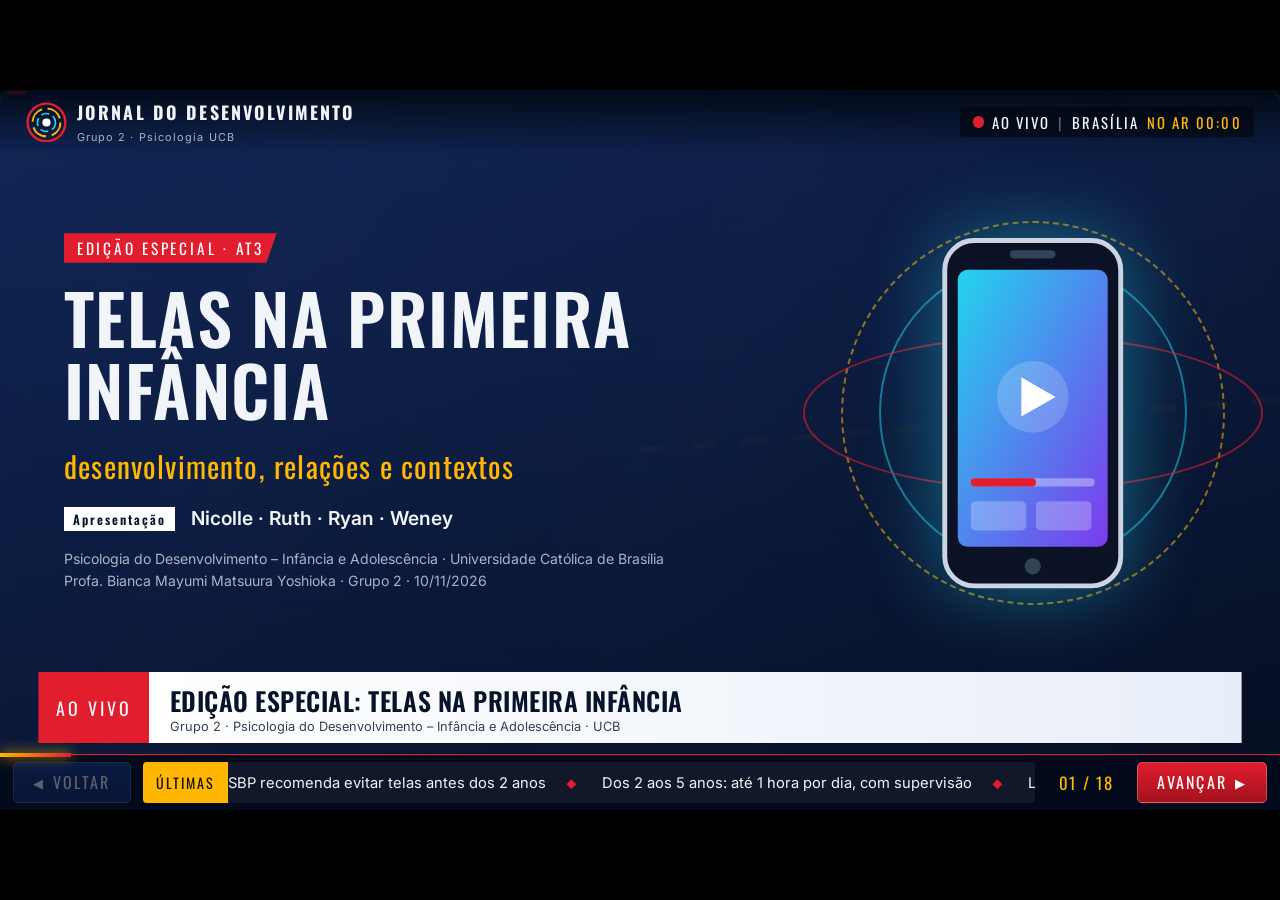
<file: index.html>
<!DOCTYPE html>
<html lang="pt-BR">
<head>
<meta charset="UTF-8">
<meta name="viewport" content="width=device-width, initial-scale=1">
<title>Jornal do Desenvolvimento · Telas na primeira infância</title>
<meta name="description" content="Apresentação do Grupo 2 (AT3 · Psicologia do Desenvolvimento · UCB) em formato de telejornal, feita só com HTML e CSS.">
<link rel="icon" type="image/png" href="favicon.png">
<link rel="preconnect" href="https://fonts.googleapis.com">
<link rel="preconnect" href="https://fonts.gstatic.com" crossorigin>
<link href="https://fonts.googleapis.com/css2?family=Oswald:wght@400;500;600;700&family=Inter:wght@400;500;600;700&display=swap" rel="stylesheet">
<link rel="stylesheet" href="style.css">
</head>
<body>
<!-- Navegação 100% CSS: cada cena é um botão de rádio. Os botões VOLTAR/AVANÇAR são <label>s. -->
<input type="radio" name="s" id="s1" class="r" checked autofocus aria-label="Cena 1">
<input type="radio" name="s" id="s2" class="r" aria-label="Cena 2">
<input type="radio" name="s" id="s3" class="r" aria-label="Cena 3">
<input type="radio" name="s" id="s4" class="r" aria-label="Cena 4">
<input type="radio" name="s" id="s5" class="r" aria-label="Cena 5">
<input type="radio" name="s" id="s6" class="r" aria-label="Cena 6">
<input type="radio" name="s" id="s7" class="r" aria-label="Cena 7">
<input type="radio" name="s" id="s8" class="r" aria-label="Cena 8">
<input type="radio" name="s" id="s9" class="r" aria-label="Cena 9">
<input type="radio" name="s" id="s10" class="r" aria-label="Cena 10">
<input type="radio" name="s" id="s11" class="r" aria-label="Cena 11">
<input type="radio" name="s" id="s12" class="r" aria-label="Cena 12">
<input type="radio" name="s" id="s13" class="r" aria-label="Cena 13">
<input type="radio" name="s" id="s14" class="r" aria-label="Cena 14">
<input type="radio" name="s" id="s15" class="r" aria-label="Cena 15">
<input type="radio" name="s" id="s16" class="r" aria-label="Cena 16">
<input type="radio" name="s" id="s17" class="r" aria-label="Cena 17">
<input type="radio" name="s" id="s18" class="r" aria-label="Cena 18">

<main class="tv">
 <div class="studio"><i class="beam b1"></i><i class="beam b2"></i><i class="beam b3"></i></div>

 <div class="viewport"><div class="zoomer"><div class="canvas">
  <div class="world-grid"></div>
  <svg class="route" viewBox="-300 -300 800 600" preserveAspectRatio="none" aria-hidden="true"><polyline points="0,0 125,-10 245,25 330,110 215,120 95,135 -40,120 -165,90 -190,-20 -20,-150 -45,-160 5,-160 -45,-131 5,-131 120,-120 240,-80 360,-110"/></svg>
<section class="slide" data-n="1" style="--x:0;--y:0;--r:0deg;--s:1">
<div class="inner"><div class="open">
 <div class="open-txt">
  <div class="fx kick" style="--d:0">EDIÇÃO ESPECIAL · AT3</div>
  <h1 class="fx type" style="--d:1">Telas na primeira infância</h1>
  <p class="fx sub" style="--d:2">desenvolvimento, relações e contextos</p>
  <div class="fx anchors" style="--d:3"><span>Apresentação</span> Nicolle · Ruth · Ryan · Weney</div>
  <p class="fx meta" style="--d:4">Psicologia do Desenvolvimento – Infância e Adolescência · Universidade Católica de Brasília<br>Profa. Bianca Mayumi Matsuura Yoshioka · Grupo 2 · 10/11/2026</p>
 </div>
 <div class="fx open-img pop" style="--d:2"><div class="orbit o1"></div><div class="orbit o2"></div><div class="orbit o3"></div><svg viewBox="0 0 120 220" class="img-phone" aria-hidden="true">
<defs><linearGradient id="scr" x1="0" y1="0" x2="1" y2="1"><stop offset="0" stop-color="#22d3ee"/><stop offset="1" stop-color="#7c3aed"/></linearGradient></defs>
<rect x="6" y="4" width="108" height="212" rx="18" fill="#0b1226" stroke="#cbd5e1" stroke-width="3"/>
<rect x="14" y="22" width="92" height="170" rx="6" fill="url(#scr)"/>
<rect x="46" y="10" width="28" height="5" rx="2.5" fill="#334155"/>
<circle cx="60" cy="204" r="5" fill="#334155"/>
<circle cx="60" cy="100" r="22" fill="rgba(255,255,255,.18)"/><path d="M53 88 L74 100 L53 112 Z" fill="#fff"/>
<rect x="22" y="150" width="76" height="5" rx="2.5" fill="rgba(255,255,255,.35)"/>
<rect x="22" y="150" width="40" height="5" rx="2.5" fill="#e11d2e"/>
<rect x="22" y="164" width="34" height="18" rx="3" fill="rgba(255,255,255,.25)"/><rect x="62" y="164" width="34" height="18" rx="3" fill="rgba(255,255,255,.25)"/>
</svg></div>
</div></div></section>
<section class="slide" data-n="2" style="--x:125;--y:-10;--r:-5deg;--s:1">
<div class="inner"><div class="fx kick " style="--d:0">MANCHETE</div><h2 class="fx type" style="--d:1">Desenvolver-se onde, com quem e em que condições?</h2>
<div class="cols2">
 <ul class="bul">
  <li class="fx left" style="--d:2"><b>Primeira infância (0 a 6 anos):</b> período de transformações intensas na linguagem, na atenção, na autorregulação, no brincar e nos vínculos (Marco Legal da Primeira Infância, 2016).</li>
  <li class="fx left" style="--d:3"><b>As telas viraram rotina:</b> celular, tablet, TV e computador acompanham a criança em casa, no carro, nas festas.</li>
  <li class="fx left" style="--d:4"><b>O debate público costuma ficar no “tempo de tela”</b> e na culpa da família.</li>
 </ul>
 <div class="fx card hl pop" style="--d:5"><span class="tagmini">NOSSA PAUTA</span>
  <p>Olhar menos para o aparelho e mais para as <b>relações</b> e os <b>contextos</b> em que ele é usado.</p>
  <p class="small">Lentes: modelo bioecológico de <b>Bronfenbrenner</b> (Pessoa, Processo, Contexto e Tempo) e a mediação no brincar em <b>Vigotski</b>.</p></div>
</div></div></section>
<section class="slide" data-n="3" style="--x:245;--y:25;--r:4deg;--s:1">
<div class="inner"><div class="fx kick " style="--d:0">SERVIÇO</div><h2 class="fx type" style="--d:1">O que dizem as recomendações</h2>
<div class="stats">
 <div class="fx stat pop" style="--d:2"><div class="big">0</div><div class="unit">telas</div><p>antes dos <b>2 anos</b>: a orientação é evitar a exposição</p><small>SBP, 2019</small></div>
 <div class="fx stat pop" style="--d:3"><div class="big">1h</div><div class="unit">por dia, no máximo</div><p>dos <b>2 aos 5 anos</b>, sempre com supervisão de um adulto</p><small>SBP, 2019 · OMS, 2019</small></div>
 <div class="fx stat pop red" style="--d:4"><div class="big">2025</div><div class="unit">Lei nº 15.100</div><p>restringe o uso de celulares pelos estudantes nas escolas de educação básica</p><small>Brasil, 2025</small></div>
</div>
<p class="fx note" style="--d:5">Na prática, essas recomendações encontram <b>jornadas de trabalho longas</b>, <b>bairros sem espaço seguro</b> para brincar e <b>plataformas desenhadas para prender a atenção</b>.</p></div></section>
<section class="slide" data-n="4" style="--x:330;--y:110;--r:-3deg;--s:1">
<div class="inner"><div class="fx kick " style="--d:0">BASTIDORES</div><h2 class="fx type" style="--d:1">Como a reportagem foi feita</h2>
<div class="people">
 <div class="fx person pop" style="--d:2"><svg viewBox="0 0 80 80" class="avatar" aria-hidden="true"><circle cx="40" cy="40" r="39" fill="#1e3a8a"/>
<circle cx="40" cy="31" r="14" fill="#93c5fd"/><path d="M14 72 C16 52 64 52 66 72 Z" fill="#93c5fd"/>
<rect x="8" y="34" width="64" height="8" fill="rgba(0,0,0,.55)"/></svg><div class="pname">Luciana<span>nome fictício</span></div>
<div class="prole">Professora · escola pública</div><div class="pinfo">Turma do 1º período (4 a 5 anos)</div><div class="pmode">Presencial · 16 min · gravada</div></div>
 <div class="fx person pop" style="--d:3"><svg viewBox="0 0 80 80" class="avatar" aria-hidden="true"><circle cx="40" cy="40" r="39" fill="#6d28d9"/>
<circle cx="40" cy="31" r="14" fill="#ddd6fe"/><path d="M14 72 C16 52 64 52 66 72 Z" fill="#ddd6fe"/>
<rect x="8" y="34" width="64" height="8" fill="rgba(0,0,0,.55)"/></svg><div class="pname">Renata<span>nome fictício</span></div>
<div class="prole">Professora · escola particular</div><div class="pinfo">Turma do maternal (2 a 3 anos)</div><div class="pmode">Videochamada · 13 min · gravada</div></div>
 <div class="fx person pop" style="--d:4"><svg viewBox="0 0 80 80" class="avatar" aria-hidden="true"><circle cx="40" cy="40" r="39" fill="#b91c1c"/>
<circle cx="40" cy="31" r="14" fill="#fecaca"/><path d="M14 72 C16 52 64 52 66 72 Z" fill="#fecaca"/>
<rect x="8" y="34" width="64" height="8" fill="rgba(0,0,0,.55)"/></svg><div class="pname">Joana<span>nome fictício</span></div>
<div class="prole">Mãe</div><div class="pinfo">Menino de 4 anos</div><div class="pmode">Presencial · 18 min · anotações</div></div>
 <div class="fx person pop" style="--d:5"><svg viewBox="0 0 80 80" class="avatar" aria-hidden="true"><circle cx="40" cy="40" r="39" fill="#0f766e"/>
<circle cx="40" cy="31" r="14" fill="#99f6e4"/><path d="M14 72 C16 52 64 52 66 72 Z" fill="#99f6e4"/>
<rect x="8" y="34" width="64" height="8" fill="rgba(0,0,0,.55)"/></svg><div class="pname">Carla<span>nome fictício</span></div>
<div class="prole">Mãe</div><div class="pinfo">Menina de 3 anos</div><div class="pmode">Videochamada · 12 min · gravada</div></div>
</div>
<div class="facts">
 <div class="fx fact" style="--d:6"><b class="num" style="--to:4;--n:4"></b><span>entrevistadas</span></div>
 <div class="fx fact" style="--d:7"><b class="num" style="--to:7;--n:7"></b><span>perguntas abertas</span></div>
 <div class="fx fact" style="--d:8"><b class="num" style="--to:59;--n:59"></b><span>minutos de escuta</span></div>
 <div class="fx fact ethic" style="--d:9"><span>✔ TCLE assinado antes de cada entrevista · ✔ nomes fictícios · ✔ gravações só para o grupo, apagadas após a apresentação</span></div>
</div></div></section>
<section class="slide" data-n="5" style="--x:215;--y:120;--r:6deg;--s:1">
<div class="inner"><div class="fx kick " style="--d:0">REPORTAGEM</div><h2 class="fx type" style="--d:1">A tela fica fora da sala, mas entra com a criança</h2>
<div class="cols2 c55">
 <div>
  <ul class="bul">
   <li class="fx left" style="--d:2">As duas escolas usam <b>pouca ou nenhuma tela</b> nas atividades: prioridade para o brincar, os materiais concretos e o parque.</li>
   <li class="fx left" style="--d:3">Depois da lei sobre celulares, <b>nem os alunos mais velhos levam aparelhos</b> (Luciana).</li>
   <li class="fx left" style="--d:4">Mesmo assim, as crianças chegam contando vídeos e jogos e <b>imitam bordões de youtubers</b>.</li>
   <li class="fx left" style="--d:5">Na escola particular, a tela aparece no <b>aplicativo de comunicação com as famílias</b>.</li>
  </ul>
 </div>
 <div class="stack">
  <div class="fx img-frame pop" style="--d:4"><svg viewBox="0 0 240 160" class="img-book" aria-hidden="true">
<path d="M120 30 C90 14 50 14 14 24 L14 146 C50 136 90 136 120 152 Z" fill="#f8fafc" stroke="#94a3b8" stroke-width="3"/>
<path d="M120 30 C150 14 190 14 226 24 L226 146 C190 136 150 136 120 152 Z" fill="#e2e8f0" stroke="#94a3b8" stroke-width="3"/>
<g stroke="#94a3b8" stroke-width="3" stroke-linecap="round"><line x1="32" y1="50" x2="102" y2="44"/><line x1="32" y1="66" x2="102" y2="60"/><line x1="32" y1="82" x2="90" y2="77"/>
<line x1="138" y1="44" x2="208" y2="50"/><line x1="138" y1="60" x2="208" y2="66"/></g>
<circle cx="172" cy="104" r="20" fill="#fde68a"/><path d="M160 112 Q172 126 184 112" stroke="#b45309" stroke-width="3" fill="none"/>
<g class="swipe"><path d="M150 96 q0 -18 10 -18 q10 0 10 18 v26 q16 -4 18 8 l-6 22 h-40 l-8 -30 q-2 -10 10 -8 z" fill="#f4c7a1" stroke="#7c4a2d" stroke-width="2.5"/>
<path d="M146 92 a18 18 0 0 1 28 0" stroke="#22d3ee" stroke-width="3" fill="none" class="ripple"/></g>
</svg><span class="rec">● REC</span></div>
  <blockquote class="fx quote " style="--d:6"><p>“Uma criança de apenas 2 anos tentando passar o dedo sobre a página de um livro, como se estivesse utilizando a tela de um celular.”</p><cite>— Renata, professora</cite></blockquote>
 </div>
</div></div></section>
<section class="slide" data-n="6" style="--x:95;--y:135;--r:-4deg;--s:1">
<div class="inner"><div class="fx kick " style="--d:0">REPORTAGEM</div><h2 class="fx type" style="--d:1">Os efeitos que os adultos percebem</h2>
<div class="cols2 c64">
 <div class="chips"><span class="fx chip pop" style="--d:2.0">Dificuldade para esperar a vez</span><span class="fx chip pop" style="--d:2.6">Pouca atenção a histórias até o fim</span><span class="fx chip pop" style="--d:3.2">Brincadeiras que só repetem vídeos</span><span class="fx chip pop" style="--d:3.8">Chegam à escola com sono</span><span class="fx chip pop" style="--d:4.4">Birra intensa ao retirar o celular</span><span class="fx chip pop" style="--d:5.0">Refeições sem prestar atenção ao alimento</span><span class="fx chip pop" style="--d:5.6">Dificuldade de brincar sozinho</span><span class="fx chip pop" style="--d:6.2">Atraso na fala que melhorou ao reduzir o tablet e conversar mais</span></div>
 <div class="stack">
  <div class="fx card warn pop" style="--d:7"><span class="tagmini y">MAS ATENÇÃO</span>
   <p class="bigq">“Isso não acontece com todas.”</p><p class="small">Luciana: há crianças que usam bastante tecnologia e continuam brincando e interagindo; “o ambiente familiar e a presença dos adultos fazem muita diferença”.</p></div>
  <div class="fx card pop" style="--d:8"><p class="small">Carla: a filha pega personagens dos desenhos, <b>inventa histórias e chama os pais para brincar</b>.</p></div>
 </div>
</div>
<p class="fx note" style="--d:9">O efeito parece depender menos do aparelho e mais de <b>como</b>, <b>com quem</b> e <b>em que condições</b> ele é usado.</p></div></section>
<section class="slide" data-n="7" style="--x:-40;--y:120;--r:3deg;--s:1.15">
<div class="inner"><div class="fx kick " style="--d:0">LINK AO VIVO</div><h2 class="fx type" style="--d:1">Duas casas, duas realidades</h2>
<div class="split">
 <div class="fx cam left" style="--d:2"><div class="camtop"><span class="live">● AO VIVO</span> <svg viewBox="0 0 40 40" class="ico" aria-hidden="true"><path d="M4 20 L20 6 L36 20 V36 H24 V26 H16 V36 H4 Z" fill="currentColor"/></svg> CASA 1 · JOANA</div>
  <ol class="tl">
   <li><b>Manhã</b> escola</li><li><b>Tarde</b> com a avó e a irmã de 9 anos · YouTube no celular</li>
   <li><b>18h</b> a mãe chega do trabalho; o filho ainda está no aparelho</li><li><b>Jantar</b> celular para conseguir cozinhar e nas refeições</li>
   <li><b>Noite</b> dorme assistindo · o pai trabalha no turno da noite</li></ol>
  <div class="sig"><i></i><i></i><i></i><i></i></div></div>
 <div class="fx cam right" style="--d:3"><div class="camtop"><span class="live">● AO VIVO</span> <svg viewBox="0 0 40 40" class="ico" aria-hidden="true"><path d="M4 20 L20 6 L36 20 V36 H24 V26 H16 V36 H4 Z" fill="currentColor"/></svg> CASA 2 · CARLA</div>
  <ol class="tl t2">
   <li><b>Até 2 anos</b> quase nenhuma tela</li><li><b>Hoje</b> cerca de 1 hora de TV por dia, na sala</li>
   <li><b>Regras do casal</b> nada de aparelho nas refeições nem antes de dormir</li><li><b>Exceção</b> TV quando há reunião on-line e ninguém para ficar com a filha</li>
   <li><b>Em casa</b> livros, brinquedos e conteúdo assistido junto</li></ol>
  <div class="sig"><i></i><i></i><i></i><i></i></div></div>
</div>
<blockquote class="fx quote wide" style="--d:5"><p>“Não adianta simplesmente dizer que a criança precisa brincar mais se não existem espaços seguros, creches em período integral ou alguém disponível para ajudar.”</p><cite>— Joana, mãe</cite></blockquote></div></section>
<section class="slide" data-n="8" style="--x:-165;--y:90;--r:-6deg;--s:1">
<div class="inner"><div class="fx breaking" style="--d:0"><span>URGENTE</span><b>Os adultos também estão conectados</b></div>
<div class="cols2 c50 top8">
 <div class="fx card pop" style="--d:2"><span class="tagmini">MUITOS ADULTOS, REGRAS DIFERENTES</span>
  <p>Na casa de Joana, a avó libera o celular porque assim o neto <b>“fica quietinho”</b>.</p>
  <p>Na escola particular, babás e avós permitem de dia o que os pais tentam controlar à noite: <b>“falta de continuidade nas orientações”</b> (Renata).</p>
  <p class="small">Luciana percebe que algumas mães <b>se sentem julgadas</b> e prefere entender a rotina antes de orientar.</p></div>
 <div class="fx card pop" style="--d:3"><span class="tagmini">O ADULTO NA TELA</span>
  <p>A criança sai da escola animada para mostrar um desenho e encontra os pais olhando o celular (Renata).</p>
  <p>Carla percebe que pega o aparelho <b>“automaticamente”</b> ao longo do dia.</p></div>
</div>
<blockquote class="fx quote wide" style="--d:5"><p>“Às vezes, cobramos das crianças uma atenção que nem nós mesmos conseguimos oferecer.”</p><cite>— Renata, professora</cite></blockquote></div></section>
<section class="slide" data-n="9" style="--x:-190;--y:-20;--r:5deg;--s:1">
<div class="inner"><div class="fx kick " style="--d:0">ARQUIVO</div><h2 class="fx type" style="--d:1">Ontem × hoje</h2>
<div class="vs">
 <div class="fx era old left" style="--d:2"><div class="era-img"><svg viewBox="0 0 200 170" aria-hidden="true" class="img-tv">
<line x1="100" y1="40" x2="60" y2="4" stroke="#cbd5e1" stroke-width="4"/><line x1="100" y1="40" x2="140" y2="4" stroke="#cbd5e1" stroke-width="4"/>
<rect x="10" y="40" width="180" height="115" rx="16" fill="#8b5e34" stroke="#3b2414" stroke-width="4"/>
<rect x="24" y="52" width="120" height="90" rx="14" fill="#94a3b8"/>
<rect x="24" y="52" width="120" height="90" rx="14" fill="url(#bars)"/>
<defs><linearGradient id="bars" x1="0" x2="1"><stop offset="0" stop-color="#f8fafc"/><stop offset=".14" stop-color="#f8fafc"/><stop offset=".14" stop-color="#facc15"/><stop offset=".28" stop-color="#facc15"/><stop offset=".28" stop-color="#22d3ee"/><stop offset=".42" stop-color="#22d3ee"/><stop offset=".42" stop-color="#22c55e"/><stop offset=".57" stop-color="#22c55e"/><stop offset=".57" stop-color="#d946ef"/><stop offset=".71" stop-color="#d946ef"/><stop offset=".71" stop-color="#ef4444"/><stop offset=".85" stop-color="#ef4444"/><stop offset=".85" stop-color="#2563eb"/><stop offset="1" stop-color="#2563eb"/></linearGradient></defs>
<circle cx="166" cy="76" r="9" fill="#3b2414"/><circle cx="166" cy="104" r="9" fill="#3b2414"/>
<rect x="154" y="122" width="24" height="5" rx="2" fill="#3b2414"/><rect x="154" y="132" width="24" height="5" rx="2" fill="#3b2414"/>
<rect x="34" y="155" width="16" height="12" fill="#3b2414"/><rect x="150" y="155" width="16" height="12" fill="#3b2414"/>
</svg></div><h3>ONTEM</h3><ul>
  <li>A TV tinha horários; o desenho <b>“simplesmente acabava”</b></li><li>O computador ficava num espaço <b>coletivo</b> da casa</li><li>A rua era lugar de brincar até escurecer</li></ul></div>
 <div class="fx vsx pop" style="--d:3">×</div>
 <div class="fx era new right" style="--d:4"><div class="era-img"><svg viewBox="0 0 120 220" class="img-phone" aria-hidden="true">
<defs><linearGradient id="scr" x1="0" y1="0" x2="1" y2="1"><stop offset="0" stop-color="#22d3ee"/><stop offset="1" stop-color="#7c3aed"/></linearGradient></defs>
<rect x="6" y="4" width="108" height="212" rx="18" fill="#0b1226" stroke="#cbd5e1" stroke-width="3"/>
<rect x="14" y="22" width="92" height="170" rx="6" fill="url(#scr)"/>
<rect x="46" y="10" width="28" height="5" rx="2.5" fill="#334155"/>
<circle cx="60" cy="204" r="5" fill="#334155"/>
<circle cx="60" cy="100" r="22" fill="rgba(255,255,255,.18)"/><path d="M53 88 L74 100 L53 112 Z" fill="#fff"/>
<rect x="22" y="150" width="76" height="5" rx="2.5" fill="rgba(255,255,255,.35)"/>
<rect x="22" y="150" width="40" height="5" rx="2.5" fill="#e11d2e"/>
<rect x="22" y="164" width="34" height="18" rx="3" fill="rgba(255,255,255,.25)"/><rect x="62" y="164" width="34" height="18" rx="3" fill="rgba(255,255,255,.25)"/>
</svg></div><h3>HOJE</h3><ul>
  <li>Algoritmos oferecem <b>“um vídeo depois do outro, sem uma interrupção natural”</b> (Carla)</li><li>Cada pessoa da família tem o <b>seu aparelho</b>, desde os primeiros meses</li><li>Em muitos bairros, <b>não há segurança</b> para brincar na rua (Joana)</li></ul></div>
</div></div></section>
<section class="slide" data-n="10" style="--x:-20;--y:-150;--r:0deg;--s:1.6">
<div class="inner"><div class="ppct-head">
 <div class="fx kick blue" style="--d:0">COMENTÁRIO DO ESPECIALISTA</div>
 <h2 class="fx type" style="--d:1">O modelo bioecológico de Bronfenbrenner</h2>
 <p class="fx sub2" style="--d:2"><b>Processos proximais</b>: interações regulares, recíprocas e cada vez mais complexas são os motores do desenvolvimento.</p>
</div></div></section>
<section class="slide sub" data-n="11" style="--x:-45;--y:-160;--r:0deg;--s:0.45">
<div class="inner"><div class="subhead"><span class="letter red">P</span><div><div class="fx kick blue" style="--d:0">MATRIZ PPCT</div><h2 class="fx type" style="--d:1">Pessoa</h2></div></div><div class="cols2 c50">
 <div><p class="fx lead" style="--d:2">Crianças de <b>2 a 5 anos</b>: linguagem em expansão, faz de conta cada vez mais complexo e funções executivas (esperar, inibir impulsos, sustentar a atenção) em construção (Papalia; Martorell, 2022).</p>
 <div class="trio"><div class="fx mini pop" style="--d:3"><b>Demanda</b>idade, aparência</div><div class="fx mini pop" style="--d:4"><b>Recurso</b>habilidades, experiências</div><div class="fx mini pop" style="--d:5"><b>Força</b>disposições, iniciativa</div></div></div>
 <div class="stack"><div class="fx card risk pop" style="--d:6"><span class="tagmini">FILHO DE JOANA</span><p>Irritação intensa ao retirar o celular e dificuldade de esperar a vez: disposições que afastam das atividades compartilhadas.</p></div>
 <div class="fx card prot pop" style="--d:7"><span class="tagmini g">FILHA DE CARLA</span><p>Transforma personagens em histórias e convida os pais: <b>força geradora</b>.</p></div>
 <p class="fx note c" style="--d:8">Exposição semelhante, resultados diferentes.</p></div>
</div></div></section>
<section class="slide sub" data-n="12" style="--x:5;--y:-160;--r:0deg;--s:0.45">
<div class="inner"><div class="subhead"><span class="letter amber">P</span><div><div class="fx kick blue" style="--d:0">MATRIZ PPCT</div><h2 class="fx type" style="--d:1">Processo</h2></div></div><div class="cols2 c50">
 <div class="stack">
  <div class="fx card risk pop" style="--d:2"><span class="tagmini">QUANDO A TELA SUBSTITUI</span><p>Sozinha com o aparelho, no jantar ou até dormir, a criança perde o tempo da <b>conversa à mesa</b>, da <b>história antes de dormir</b>, da <b>brincadeira com a irmã</b>.</p></div>
  <div class="fx card prot pop" style="--d:3"><span class="tagmini g">QUANDO A TELA INTEGRA</span><p>Adulto que <b>assiste junto, comenta e transforma em brincadeira</b> (casa de Carla).</p></div>
 </div>
 <div class="stack">
  <div class="fx card hl pop" style="--d:4"><span class="tagmini">VIGOTSKI (2007)</span><p>Linguagem e atenção voluntária se formam <b>primeiro na relação com o outro</b>. O faz de conta cria uma <b>zona de desenvolvimento iminente</b>.</p></div>
  <p class="fx lead" style="--d:5">O menino com atraso na fala evoluiu quando a família <b>“passou a conversar mais com ele”</b>. E o adulto no celular rompe a <b>reciprocidade</b>, condição do processo proximal.</p>
 </div>
</div></div></section>
<section class="slide sub" data-n="13" style="--x:-45;--y:-131;--r:0deg;--s:0.45">
<div class="inner"><div class="subhead"><span class="letter cyan">C</span><div><div class="fx kick blue" style="--d:0">MATRIZ PPCT</div><h2 class="fx type" style="--d:1">Contexto</h2></div></div><div class="cols2 c4060">
 <div class="fx rings pop" style="--d:2"><div class="ring r4"><span>MACRO</span></div><div class="ring r3"><span>EXO</span></div><div class="ring r2"><span>MESO</span></div><div class="ring r1"><span>MICRO</span></div><div class="kid">criança</div></div>
 <div class="levels">
  <div class="fx lvl left" style="--d:3"><b>Micro</b> casa e escola: parque e materiais concretos; em casa, tempo, espaço e adultos disponíveis variam muito.</div>
  <div class="fx lvl left" style="--d:4"><b>Meso</b> regras diferentes entre pais, avós e babás; diálogo escola–família ora com escuta, ora com julgamento.</div>
  <div class="fx lvl left" style="--d:5"><b>Exo</b> jornadas longas, turno noturno, falta de creche integral e de praças seguras; <b>algoritmos das plataformas</b>.</div>
  <div class="fx lvl left" style="--d:6"><b>Macro</b> cultura da conectividade, desigualdade, sobrecarga das mulheres e culpabilização das mães; ECA, Marco Legal e Lei 15.100/2025.</div>
 </div>
</div></div></section>
<section class="slide sub" data-n="14" style="--x:5;--y:-131;--r:0deg;--s:0.45">
<div class="inner"><div class="subhead"><span class="letter violet">T</span><div><div class="fx kick blue" style="--d:0">MATRIZ PPCT</div><h2 class="fx type" style="--d:1">Tempo</h2></div></div><div class="timeline3">
 <div class="fx tcard pop" style="--d:2"><div class="clock-ico"><i></i><i></i></div><h3>Microtempo</h3><p>A tela entra no <b>jantar</b>, nas <b>refeições</b> e na <b>hora de dormir</b>: rituais de conversa e de preparação para o sono. Daí a sonolência e a agitação relatadas.</p></div>
 <div class="fx tcard pop" style="--d:3"><div class="clock-ico cal"></div><h3>Mesotempo</h3><p>Parque na folga e a vizinha que reúne crianças são <b>episódios protetores, mas raros</b>. As regras da casa de Carla se repetem <b>todos os dias</b>.</p></div>
 <div class="fx tcard pop" style="--d:4"><div class="clock-ico hist"></div><h3>Macrotempo</h3><p>Da TV coletiva com grade fixa ao <b>dispositivo individual com fluxo infinito</b>; da rua ao confinamento em áreas urbanas inseguras.</p></div>
</div>
<p class="fx note c" style="--d:5">Cuidado ao comparar gerações sem considerar as mudanças de contexto.</p></div></section>
<section class="slide" data-n="15" style="--x:120;--y:-120;--r:4deg;--s:1">
<div class="inner"><div class="fx kick " style="--d:0">PLACAR</div><h2 class="fx type" style="--d:1">Fatores de risco × fatores de proteção</h2>
<div class="score">
 <div class="fx srow shead" style="--d:2"><span></span><span class="rk">RISCO</span><span class="pt">PROTEÇÃO</span></div>
 <div class="fx srow left" style="--d:3.0"><span class="lv">Pessoa</span><span>Pouca idade; baixa tolerância à frustração</span><span>Curiosidade e iniciativa para brincar com o que assistiu</span></div><div class="fx srow left" style="--d:3.5"><span class="lv">Processo</span><span>Uso solitário; tela nas refeições e antes de dormir; adulto no celular</span><span>Assistir junto; conversa, leitura e brincadeira diárias</span></div><div class="fx srow left" style="--d:4.0"><span class="lv">Micro</span><span>Casa pequena; nenhum adulto disponível à tarde</span><span>Escola com parque; livros e brinquedos; regras claras</span></div><div class="fx srow left" style="--d:4.5"><span class="lv">Meso</span><span>Regras diferentes entre cuidadores; escola que julga</span><span>Acordos entre cuidadores; escola que escuta as famílias</span></div><div class="fx srow left" style="--d:5.0"><span class="lv">Exo</span><span>Jornadas longas; sem creche integral nem praça segura; algoritmos</span><span>Vizinha que reúne crianças; folga para o parque</span></div><div class="fx srow left" style="--d:5.5"><span class="lv">Macro</span><span>Conectividade constante; desigualdade; sobrecarga materna</span><span>Leis de proteção à infância; celular restrito na escola</span></div><div class="fx srow left" style="--d:6.0"><span class="lv">Tempo</span><span>Uso diário em horários de sono e refeição</span><span>Rotina estável com hora para desligar</span></div>
</div></div></section>
<section class="slide" data-n="16" style="--x:240;--y:-80;--r:-5deg;--s:1">
<div class="inner"><div class="fx kick " style="--d:0">SERVIÇO</div><h2 class="fx type" style="--d:1">O que isso significa para a Psicologia</h2>
<div class="acts"><div class="fx act pop" style="--d:2"><span class="an">1</span><h3>Escutar antes de orientar</h3><p>Entender a rotina e as condições de cada família. Orientação sem contexto aumenta a culpa.</p></div><div class="fx act pop" style="--d:3"><span class="an">2</span><h3>Fortalecer processos proximais</h3><p>Mais do que tirar a tela: devolver conversa, leitura e brincadeira compartilhada.</p></div><div class="fx act pop" style="--d:4"><span class="an">3</span><h3>Articular o mesossistema</h3><p>Mediar acordos entre escola e família e entre pais, avós e babás.</p></div><div class="fx act pop" style="--d:5"><span class="an">4</span><h3>Incluir os adultos</h3><p>Psicoeducação também sobre o uso de telas pelos cuidadores e professores.</p></div><div class="fx act pop" style="--d:6"><span class="an">5</span><h3>Atuar em políticas públicas</h3><p>Creche integral, espaços seguros de lazer e regulação das plataformas.</p></div></div>
<p class="fx note" style="--d:8">Observar sinais como <b>atraso de linguagem</b>, <b>sono</b> e <b>autorregulação</b> para encaminhar cedo, sem atribuir à tela, de forma isolada, todas as dificuldades.</p></div></section>
<section class="slide" data-n="17" style="--x:360;--y:-110;--r:3deg;--s:1">
<div class="inner"><div class="fx kick " style="--d:0">PARTICIPE</div><h2 class="fx type" style="--d:1">A palavra é da turma</h2>
<div class="polls">
 <div class="fx poll pop" style="--d:2"><span class="pq">PERGUNTA 1</span><p>Se a tela, em algumas famílias, é a alternativa <b>mais acessível e segura</b> de cuidado, como a Psicologia pode orientar <b>sem culpabilizar as mães</b> e, ao mesmo tempo, sem naturalizar o uso excessivo?</p></div>
 <div class="fx poll pop" style="--d:3"><span class="pq">PERGUNTA 2</span><p>Se os adultos também estão “presos” ao celular, de quem é a responsabilidade de mudar primeiro: <b>da família, da escola ou das empresas</b> que desenham as plataformas?</p></div>
</div>
<div class="fx onair" style="--d:4"><span class="mic"></span> MICROFONE ABERTO PARA O DEBATE</div></div></section>
<section class="slide final" data-n="18" style="--x:85;--y:-10;--r:0deg;--s:7">
<div class="inner"><div class="end">
 <div class="end-l">
  <div class="fx kick" style="--d:0">ENCERRAMENTO</div>
  <h1 class="fx type" style="--d:1">Boa noite!</h1>
  <p class="fx sub" style="--d:2">Obrigado pela audiência.</p>
  <p class="fx meta" style="--d:3">Reportagem e apresentação: <b>Nicolle, Ruth, Ryan e Weney</b><br>Grupo 2 · Psicologia do Desenvolvimento – Infância e Adolescência · UCB<br>Profa. Bianca Mayumi Matsuura Yoshioka</p>
 </div>
 <div class="fx credits pop" style="--d:3"><div class="roll"><h4>REFERÊNCIAS</h4><p>BRASIL. Lei nº 8.069, de 13 de julho de 1990 (ECA).</p><p>BRASIL. Lei nº 13.257, de 8 de março de 2016 (Marco Legal da Primeira Infância).</p><p>BRASIL. Lei nº 15.100, de 13 de janeiro de 2025.</p><p>BRONFENBRENNER, U. A ecologia do desenvolvimento humano. Porto Alegre: Artes Médicas, 1996.</p><p>BRONFENBRENNER, U. Bioecologia do desenvolvimento humano. Porto Alegre: Artmed, 2011.</p><p>BRONFENBRENNER, U.; MORRIS, P. A. The bioecological model of human development. Wiley, 2006.</p><p>KOLLER, S. H. (org.). Ecologia do desenvolvimento humano. São Paulo: Casa do Psicólogo, 2004.</p><p>PAPALIA, D. E.; MARTORELL, G. Desenvolvimento humano. 14. ed. AMGH, 2022.</p><p>SBP. Manual de orientação: #MenosTelas #MaisSaúde. 2019.</p><p>VIGOTSKI, L. S. A formação social da mente. 7. ed. Martins Fontes, 2007.</p><p>WHO. Guidelines on physical activity, sedentary behaviour and sleep for children under 5. 2019.</p><h4>AGRADECIMENTO</h4><p>Às quatro entrevistadas que dividiram suas rotinas com a gente.</p></div></div>
</div></div></section>
 </div></div></div>

 <div class="scan"></div>
 <div class="flash"></div>
 <div class="plantao"><span>PLANTÃO</span><span>PLANTÃO</span><span>PLANTÃO</span></div>

 <header class="topbar">
  <div class="brand"><svg viewBox="0 0 100 100" class="logo-mark" aria-hidden="true">
<circle cx="50" cy="50" r="46" fill="none" stroke="#e11d2e" stroke-width="6"/>
<circle cx="50" cy="50" r="34" fill="none" stroke="#ffb703" stroke-width="5" stroke-dasharray="40 14" class="spin"/>
<circle cx="50" cy="50" r="22" fill="none" stroke="#22d3ee" stroke-width="4" stroke-dasharray="20 10" class="spin rev"/>
<circle cx="50" cy="50" r="10" fill="#fff"/></svg><div><b>JORNAL DO DESENVOLVIMENTO</b><small>Grupo 2 · Psicologia UCB</small></div></div>
  <div class="onair"><span class="dot"></span>AO VIVO <span class="sep">|</span> BRASÍLIA <span class="clock" title="Tempo no ar"></span></div>
 </header>

 <div class="lowerthird">
<div class="lt" data-n="1"><span class="lt-tag">AO VIVO</span><div class="lt-txt"><b>Edição especial: telas na primeira infância</b><small>Grupo 2 · Psicologia do Desenvolvimento – Infância e Adolescência · UCB</small></div></div>
<div class="lt" data-n="2"><span class="lt-tag">MANCHETE</span><div class="lt-txt"><b>Desenvolver-se onde, com quem e em que condições?</b><small>Por que o tema importa para o desenvolvimento</small></div></div>
<div class="lt" data-n="3"><span class="lt-tag">SERVIÇO</span><div class="lt-txt"><b>O que dizem as recomendações</b><small>SBP (2019) · OMS (2019) · Lei nº 15.100/2025</small></div></div>
<div class="lt" data-n="4"><span class="lt-tag">BASTIDORES</span><div class="lt-txt"><b>Como a reportagem foi feita</b><small>4 entrevistas · nomes fictícios · TCLE assinado</small></div></div>
<div class="lt" data-n="5"><span class="lt-tag">REPORTAGEM</span><div class="lt-txt"><b>Na escola, a tela fica de fora, mas entra com a criança</b><small>Professoras Luciana e Renata (nomes fictícios)</small></div></div>
<div class="lt" data-n="6"><span class="lt-tag">REPORTAGEM</span><div class="lt-txt"><b>Os efeitos que os adultos percebem</b><small>Atenção, espera, sono, fala e brincar</small></div></div>
<div class="lt" data-n="7"><span class="lt-tag">LINK AO VIVO</span><div class="lt-txt"><b>Duas casas, duas realidades</b><small>Mães Joana e Carla (nomes fictícios)</small></div></div>
<div class="lt" data-n="8"><span class="lt-tag">URGENTE</span><div class="lt-txt"><b>Os adultos também estão conectados</b><small>Rede de cuidado e exemplo dentro de casa</small></div></div>
<div class="lt" data-n="9"><span class="lt-tag">ARQUIVO</span><div class="lt-txt"><b>Ontem × hoje</b><small>O que mudou de uma geração para outra</small></div></div>
<div class="lt" data-n="10"><span class="lt-tag">ANÁLISE</span><div class="lt-txt"><b>O modelo bioecológico de Bronfenbrenner</b><small>Pessoa · Processo · Contexto · Tempo</small></div></div>
<div class="lt" data-n="11"><span class="lt-tag">ANÁLISE · P</span><div class="lt-txt"><b>Pessoa</b><small>Características de demanda, de recurso e de força</small></div></div>
<div class="lt" data-n="12"><span class="lt-tag">ANÁLISE · P</span><div class="lt-txt"><b>Processo</b><small>Processos proximais e mediação (Vigotski)</small></div></div>
<div class="lt" data-n="13"><span class="lt-tag">ANÁLISE · C</span><div class="lt-txt"><b>Contexto</b><small>Micro, meso, exo e macrossistema</small></div></div>
<div class="lt" data-n="14"><span class="lt-tag">ANÁLISE · T</span><div class="lt-txt"><b>Tempo</b><small>Microtempo, mesotempo e macrotempo</small></div></div>
<div class="lt" data-n="15"><span class="lt-tag">PLACAR</span><div class="lt-txt"><b>Fatores de risco × fatores de proteção</b><small>Leitura por nível da matriz PPCT</small></div></div>
<div class="lt" data-n="16"><span class="lt-tag">SERVIÇO</span><div class="lt-txt"><b>O que isso significa para a Psicologia</b><small>Cinco direções de atuação</small></div></div>
<div class="lt" data-n="17"><span class="lt-tag">PARTICIPE</span><div class="lt-txt"><b>A palavra é da turma</b><small>Perguntas para o debate</small></div></div>
<div class="lt" data-n="18"><span class="lt-tag">ENCERRAMENTO</span><div class="lt-txt"><b>Boa noite e obrigado pela audiência</b><small>Nicolle · Ruth · Ryan · Weney</small></div></div>
 </div>

 <footer class="bar">
  <div class="progress"></div>
  <div class="slot slot-prev">
   <span class="btn prev off p0"><span>◀</span> VOLTAR</span>
<label for="s1" class="btn prev p1" title="Voltar"><span>◀</span> VOLTAR</label>
<label for="s2" class="btn prev p2" title="Voltar"><span>◀</span> VOLTAR</label>
<label for="s3" class="btn prev p3" title="Voltar"><span>◀</span> VOLTAR</label>
<label for="s4" class="btn prev p4" title="Voltar"><span>◀</span> VOLTAR</label>
<label for="s5" class="btn prev p5" title="Voltar"><span>◀</span> VOLTAR</label>
<label for="s6" class="btn prev p6" title="Voltar"><span>◀</span> VOLTAR</label>
<label for="s7" class="btn prev p7" title="Voltar"><span>◀</span> VOLTAR</label>
<label for="s8" class="btn prev p8" title="Voltar"><span>◀</span> VOLTAR</label>
<label for="s9" class="btn prev p9" title="Voltar"><span>◀</span> VOLTAR</label>
<label for="s10" class="btn prev p10" title="Voltar"><span>◀</span> VOLTAR</label>
<label for="s11" class="btn prev p11" title="Voltar"><span>◀</span> VOLTAR</label>
<label for="s12" class="btn prev p12" title="Voltar"><span>◀</span> VOLTAR</label>
<label for="s13" class="btn prev p13" title="Voltar"><span>◀</span> VOLTAR</label>
<label for="s14" class="btn prev p14" title="Voltar"><span>◀</span> VOLTAR</label>
<label for="s15" class="btn prev p15" title="Voltar"><span>◀</span> VOLTAR</label>
<label for="s16" class="btn prev p16" title="Voltar"><span>◀</span> VOLTAR</label>
<label for="s17" class="btn prev p17" title="Voltar"><span>◀</span> VOLTAR</label>
  </div>
  <div class="ticker"><div class="tk-label">ÚLTIMAS</div><div class="tk-track"><div class="tk-move"><span>SBP recomenda evitar telas antes dos 2 anos</span> <span>Dos 2 aos 5 anos: até 1 hora por dia, com supervisão</span> <span>Lei nº 15.100/2025 restringe celulares nas escolas</span> <span>Grupo 2 ouviu duas professoras e duas mães</span> <span>Bronfenbrenner: o desenvolvimento acontece nas relações</span> <span>Vigotski: a linguagem se forma primeiro na relação com o outro</span> <span>Psicologia: escutar antes de orientar</span> <span>SBP recomenda evitar telas antes dos 2 anos</span> <span>Dos 2 aos 5 anos: até 1 hora por dia, com supervisão</span> <span>Lei nº 15.100/2025 restringe celulares nas escolas</span> <span>Grupo 2 ouviu duas professoras e duas mães</span> <span>Bronfenbrenner: o desenvolvimento acontece nas relações</span> <span>Vigotski: a linguagem se forma primeiro na relação com o outro</span> <span>Psicologia: escutar antes de orientar</span></div></div></div>
  <div class="count"></div>
  <div class="slot slot-next">
<label for="s2" class="btn next n2" title="Avançar">AVANÇAR <span>▶</span></label>
<label for="s3" class="btn next n3" title="Avançar">AVANÇAR <span>▶</span></label>
<label for="s4" class="btn next n4" title="Avançar">AVANÇAR <span>▶</span></label>
<label for="s5" class="btn next n5" title="Avançar">AVANÇAR <span>▶</span></label>
<label for="s6" class="btn next n6" title="Avançar">AVANÇAR <span>▶</span></label>
<label for="s7" class="btn next n7" title="Avançar">AVANÇAR <span>▶</span></label>
<label for="s8" class="btn next n8" title="Avançar">AVANÇAR <span>▶</span></label>
<label for="s9" class="btn next n9" title="Avançar">AVANÇAR <span>▶</span></label>
<label for="s10" class="btn next n10" title="Avançar">AVANÇAR <span>▶</span></label>
<label for="s11" class="btn next n11" title="Avançar">AVANÇAR <span>▶</span></label>
<label for="s12" class="btn next n12" title="Avançar">AVANÇAR <span>▶</span></label>
<label for="s13" class="btn next n13" title="Avançar">AVANÇAR <span>▶</span></label>
<label for="s14" class="btn next n14" title="Avançar">AVANÇAR <span>▶</span></label>
<label for="s15" class="btn next n15" title="Avançar">AVANÇAR <span>▶</span></label>
<label for="s16" class="btn next n16" title="Avançar">AVANÇAR <span>▶</span></label>
<label for="s17" class="btn next n17" title="Avançar">AVANÇAR <span>▶</span></label>
<label for="s18" class="btn next n18" title="Avançar">AVANÇAR <span>▶</span></label>
   <label for="s1" class="btn next again" title="Recomeçar">REPRISE <span>↺</span></label>
  </div>
 </footer>

 <div class="vinheta" aria-hidden="true">
  <i class="vb v1"></i><i class="vb v2"></i><i class="vb v3"></i>
  <div class="vlogo"><svg viewBox="0 0 100 100" class="logo-mark" aria-hidden="true">
<circle cx="50" cy="50" r="46" fill="none" stroke="#e11d2e" stroke-width="6"/>
<circle cx="50" cy="50" r="34" fill="none" stroke="#ffb703" stroke-width="5" stroke-dasharray="40 14" class="spin"/>
<circle cx="50" cy="50" r="22" fill="none" stroke="#22d3ee" stroke-width="4" stroke-dasharray="20 10" class="spin rev"/>
<circle cx="50" cy="50" r="10" fill="#fff"/></svg><div class="vtxt"><b>JORNAL DO</b><b>DESENVOLVIMENTO</b><small>EDIÇÃO ESPECIAL · TELAS NA PRIMEIRA INFÂNCIA</small></div></div>
 </div>
</main>
</body>
</html>
</file>
<file: style.css>
/* =========================================================
   JORNAL DO DESENVOLVIMENTO — apresentação estilo Prezi
   Somente HTML + CSS (sem JavaScript)
   Grupo 2 · Psicologia do Desenvolvimento · UCB
   ========================================================= */

@property --mm { syntax: '<integer>'; inherits: false; initial-value: 0; }
@property --ss { syntax: '<integer>'; inherits: false; initial-value: 0; }
@property --n  { syntax: '<integer>'; inherits: false; initial-value: 0; }

:root{
  --u: min(1vw, 1.7778vh);           /* 1 unidade = 1% da largura do palco 16:9 */
  --navy:#07122b; --navy2:#0d1f45; --panel:rgba(9,20,46,.92);
  --red:#e11d2e; --amber:#ffb703; --cyan:#22d3ee; --violet:#a78bfa; --green:#22c55e;
  --ink:#f1f5f9; --muted:#a8b3c7;
  --head:'Oswald', 'Arial Narrow', Impact, sans-serif;
  --body:'Inter', 'Segoe UI', Roboto, Arial, sans-serif;
  --ease:cubic-bezier(.7,0,.2,1);
}
*{box-sizing:border-box;margin:0;padding:0}
html,body{height:100%;background:#000;color:var(--ink);font-family:var(--body);overflow:hidden}
b{font-weight:700}

/* rádios invisíveis, mas focáveis: as setas do teclado também navegam */
.r{position:fixed;top:0;left:0;width:1px;height:1px;opacity:0;pointer-events:none}

/* ---------- palco 16:9 ---------- */
.tv{position:fixed;left:50%;top:50%;width:calc(var(--u)*100);height:calc(var(--u)*56.25);transform:translate(-50%,-50%);overflow:hidden;
  background:radial-gradient(120% 90% at 50% 30%, #12285a 0%, var(--navy) 55%, #02060f 100%);font-size:calc(var(--u)*1.3)}

.studio{position:absolute;inset:0;overflow:hidden;pointer-events:none}
.studio::before{content:"";position:absolute;left:-10%;right:-10%;bottom:-30%;height:70%;
  background:repeating-linear-gradient(90deg,rgba(34,211,238,.10) 0 1px,transparent 1px calc(var(--u)*6)),
             repeating-linear-gradient(0deg,rgba(34,211,238,.10) 0 1px,transparent 1px calc(var(--u)*6));
  transform:perspective(calc(var(--u)*40)) rotateX(60deg);transform-origin:bottom}
.beam{position:absolute;top:-30%;width:calc(var(--u)*18);height:160%;background:linear-gradient(90deg,transparent,rgba(255,255,255,.06),transparent);
  transform:rotate(18deg);animation:beam 9s ease-in-out infinite alternate}
.b1{left:10%}.b2{left:45%;animation-delay:-3s;animation-duration:11s}.b3{left:78%;animation-delay:-6s}
@keyframes beam{to{transform:rotate(-14deg) translateX(calc(var(--u)*10))}}

/* ---------- mundo (canvas Prezi) ---------- */
.viewport{position:absolute;inset:0;overflow:hidden}
.zoomer{position:absolute;inset:0;animation:1.5s var(--ease) both}
.canvas{position:absolute;left:50%;top:50%;width:0;height:0;transform-origin:0 0;
  transition:transform 1.5s var(--ease);will-change:transform}
@keyframes pulseA{0%{transform:scale(1)}45%{transform:scale(.62) rotate(-1.5deg)}100%{transform:scale(1)}}
@keyframes pulseB{0%{transform:scale(1)}45%{transform:scale(.62) rotate(1.5deg)}100%{transform:scale(1)}}

.world-grid{position:absolute;left:calc(var(--u)*-400);top:calc(var(--u)*-400);width:calc(var(--u)*1000);height:calc(var(--u)*800);
  background:radial-gradient(circle,rgba(255,255,255,.10) 1px,transparent 1.5px) 0 0/calc(var(--u)*5) calc(var(--u)*5)}
.route{position:absolute;left:calc(var(--u)*-300);top:calc(var(--u)*-300);width:calc(var(--u)*800);height:calc(var(--u)*600);overflow:visible}
.route polyline{fill:none;stroke:rgba(255,183,3,.35);stroke-width:.5;stroke-dasharray:2 2;animation:dash 6s linear infinite}
@keyframes dash{to{stroke-dashoffset:-40}}

.slide{position:absolute;width:calc(var(--u)*100);height:calc(var(--u)*56.25);left:calc(var(--x) * var(--u) - 50 * var(--u));top:calc(var(--y) * var(--u) - 28.125 * var(--u));
  transform:rotate(var(--r)) scale(var(--s));opacity:.22;transition:opacity 1.2s;pointer-events:none;
  border-radius:calc(var(--u)*1.2);background:linear-gradient(160deg,rgba(18,40,90,.9),rgba(6,14,34,.94));
  box-shadow:0 0 0 calc(var(--u)*.15) rgba(34,211,238,.35),0 calc(var(--u)*3) calc(var(--u)*8) rgba(0,0,0,.6)}
.slide::before{content:"";position:absolute;inset:0;border-radius:inherit;pointer-events:none;
  background:linear-gradient(90deg,var(--red) 0 calc(var(--u)*2),transparent calc(var(--u)*2)) top/100% calc(var(--u)*.35) no-repeat}
.slide.sub{box-shadow:0 0 0 calc(var(--u)*.3) rgba(255,183,3,.6),0 calc(var(--u)*2) calc(var(--u)*5) rgba(0,0,0,.6)}
.slide.final{transition:opacity .4s;opacity:0;background:radial-gradient(60% 60% at 50% 45%,rgba(4,10,26,.86),rgba(4,10,26,.35) 70%,transparent);box-shadow:none}
.slide.final::before{display:none}
.inner{position:absolute;inset:calc(var(--u)*6.6) calc(var(--u)*5) calc(var(--u)*12.4) calc(var(--u)*5);display:flex;flex-direction:column;gap:calc(var(--u)*1.3)}

/* ---------- animações de entrada (rodam quando a cena fica ativa) ---------- */
.fx{--a:rise}
.fx.pop{--a:pop}.fx.left{--a:fromL}.fx.right{--a:fromR}.fx.type{--a:typein}
@keyframes rise{from{opacity:0;transform:translateY(calc(var(--u)*2.5));filter:blur(calc(var(--u)*.6))}to{opacity:1;transform:none;filter:none}}
@keyframes pop{0%{opacity:0;transform:scale(.6) rotate(-3deg)}70%{opacity:1;transform:scale(1.05)}100%{opacity:1;transform:none}}
@keyframes fromL{from{opacity:0;transform:translateX(calc(var(--u)*-6))}to{opacity:1;transform:none}}
@keyframes fromR{from{opacity:0;transform:translateX(calc(var(--u)*6))}to{opacity:1;transform:none}}
@keyframes typein{from{clip-path:inset(0 100% 0 0)}to{clip-path:inset(0 0 0 0)}}

/* ---------- tipografia ---------- */
h1,h2,h3{font-family:var(--head);font-weight:600;letter-spacing:.02em;line-height:1.05}
h1{font-size:calc(var(--u)*5.4);text-transform:uppercase}
h2{font-size:calc(var(--u)*3.4);text-transform:uppercase}
h3{font-size:calc(var(--u)*1.7)}
.kick{align-self:flex-start;font-family:var(--head);font-size:calc(var(--u)*1.2);letter-spacing:.18em;background:var(--red);color:#fff;padding:calc(var(--u)*.3) calc(var(--u)*1);
  clip-path:polygon(0 0,100% 0,calc(100% - calc(var(--u)*.8)) 100%,0 100%)}
.kick.blue{background:linear-gradient(90deg,#1d4ed8,#0891b2)}
.sub{font-size:calc(var(--u)*2.3);color:var(--amber);font-family:var(--head);letter-spacing:.04em}
.sub2{font-size:calc(var(--u)*1.5);color:var(--muted);max-width:calc(var(--u)*80)}
.meta{font-size:calc(var(--u)*1.1);color:var(--muted);line-height:1.6}
.lead{font-size:calc(var(--u)*1.4);line-height:1.5}
.small{font-size:calc(var(--u)*1.1);color:var(--muted);line-height:1.5}
.note{font-size:calc(var(--u)*1.35);padding:calc(var(--u)*1) calc(var(--u)*1.4);border-left:calc(var(--u)*.4) solid var(--amber);background:rgba(255,183,3,.08);margin-top:auto}
.note.c{border:none;background:none;text-align:center;color:var(--amber);font-family:var(--head);font-size:calc(var(--u)*1.7);letter-spacing:.04em;padding:0}

.cols2{display:grid;grid-template-columns:1fr 1fr;gap:calc(var(--u)*2.4);flex:1;min-height:0;align-items:start}
.c55{grid-template-columns:1.05fr .95fr}.c64{grid-template-columns:1.3fr 1fr}.c50{grid-template-columns:1fr 1fr}.c4060{grid-template-columns:.8fr 1.2fr;align-items:center}
.top8{margin-top:calc(var(--u)*1)}
.stack{display:flex;flex-direction:column;gap:calc(var(--u)*1.2)}
.bul{list-style:none;display:flex;flex-direction:column;gap:calc(var(--u)*1.2)}
.bul li{position:relative;padding-left:calc(var(--u)*2.2);font-size:calc(var(--u)*1.4);line-height:1.45}
.bul li::before{content:"";position:absolute;left:0;top:calc(var(--u)*.45);width:calc(var(--u)*1.1);height:calc(var(--u)*1.1);background:var(--red);clip-path:polygon(0 0,100% 50%,0 100%)}

.card{background:var(--panel);border:1px solid rgba(255,255,255,.12);border-radius:calc(var(--u)*.9);padding:calc(var(--u)*1.3) calc(var(--u)*1.5);display:flex;flex-direction:column;gap:calc(var(--u)*.7);font-size:calc(var(--u)*1.25);line-height:1.45}
.card.hl{border-color:rgba(255,183,3,.6);box-shadow:0 0 calc(var(--u)*3) rgba(255,183,3,.15)}
.card.warn{border-color:rgba(255,183,3,.7)}
.card.risk{border-left:calc(var(--u)*.45) solid var(--red)}
.card.prot{border-left:calc(var(--u)*.45) solid var(--green)}
.tagmini{align-self:flex-start;font-family:var(--head);font-size:calc(var(--u)*.95);letter-spacing:.14em;color:#fff;background:var(--red);padding:calc(var(--u)*.15) calc(var(--u)*.7);border-radius:calc(var(--u)*.2)}
.tagmini.y{background:var(--amber);color:#111}.tagmini.g{background:var(--green);color:#052e12}
.bigq{font-family:var(--head);font-size:calc(var(--u)*2.2);color:var(--amber)}

.quote{position:relative;background:linear-gradient(90deg,rgba(225,29,46,.18),rgba(225,29,46,.04));border-left:calc(var(--u)*.5) solid var(--red);padding:calc(var(--u)*1.1) calc(var(--u)*1.6) calc(var(--u)*1) calc(var(--u)*4.2);border-radius:calc(var(--u)*.4)}
.quote::before{content:"“";position:absolute;left:calc(var(--u)*1);top:calc(var(--u)*-1.2);font-family:Georgia,serif;font-size:calc(var(--u)*6);color:var(--red);line-height:1}
.quote p{font-size:calc(var(--u)*1.4);font-style:italic;line-height:1.45}
.quote cite{display:block;margin-top:calc(var(--u)*.5);font-size:calc(var(--u)*1.05);color:var(--amber);font-style:normal;letter-spacing:.06em}
.quote.wide{margin-top:auto}

/* ---------- cena 1 ---------- */
.open{display:grid;grid-template-columns:1.35fr .65fr;align-items:center;height:100%;gap:calc(var(--u)*2)}
.open-txt{display:flex;flex-direction:column;gap:calc(var(--u)*1.4)}
.anchors{font-size:calc(var(--u)*1.5);font-weight:600}
.anchors span{font-family:var(--head);font-size:calc(var(--u)*1);letter-spacing:.16em;background:#fff;color:var(--navy);padding:calc(var(--u)*.2) calc(var(--u)*.7);margin-right:calc(var(--u)*.8)}
.open-img{position:relative;height:calc(var(--u)*34);display:grid;place-items:center}
.img-phone{height:calc(var(--u)*28);filter:drop-shadow(0 0 calc(var(--u)*3) rgba(34,211,238,.45));animation:float 4s ease-in-out infinite;position:relative;z-index:1}
@keyframes float{50%{transform:translateY(calc(var(--u)*-1.2)) rotate(2deg)}}
.orbit{position:absolute;border-radius:50%;border:calc(var(--u)*.2) solid rgba(34,211,238,.5);animation:spin 12s linear infinite}
.o1{width:calc(var(--u)*30);height:calc(var(--u)*30);border-color:rgba(255,183,3,.55);border-style:dashed}
.o2{width:calc(var(--u)*24);height:calc(var(--u)*24);animation-duration:8s;animation-direction:reverse}
.o3{width:calc(var(--u)*36);height:calc(var(--u)*12);border-color:rgba(225,29,46,.6);animation-duration:6s}
@keyframes spin{to{transform:rotate(360deg)}}

/* ---------- cena 3 ---------- */
.stats{display:grid;grid-template-columns:repeat(3,1fr);gap:calc(var(--u)*2);flex:1}
.stat{background:var(--panel);border-radius:calc(var(--u)*1);padding:calc(var(--u)*1.6);border-top:calc(var(--u)*.5) solid var(--cyan);display:flex;flex-direction:column;gap:calc(var(--u)*.5)}
.stat.red{border-top-color:var(--red)}
.stat .big{font-family:var(--head);font-size:calc(var(--u)*7);line-height:1;color:var(--cyan);text-shadow:0 0 calc(var(--u)*2) rgba(34,211,238,.5)}
.stat.red .big{color:#ff4d5e;text-shadow:0 0 calc(var(--u)*2) rgba(225,29,46,.5)}
.stat .unit{font-family:var(--head);font-size:calc(var(--u)*1.6);text-transform:uppercase;letter-spacing:.06em}
.stat p{font-size:calc(var(--u)*1.25);line-height:1.45;color:#dbe4f3}
.stat small{margin-top:auto;font-size:calc(var(--u)*.95);color:var(--muted);letter-spacing:.08em}

/* ---------- cena 4 ---------- */
.people{display:grid;grid-template-columns:repeat(4,1fr);gap:calc(var(--u)*1.4)}
.person{background:var(--panel);border-radius:calc(var(--u)*1);padding:calc(var(--u)*1.2);display:flex;flex-direction:column;align-items:center;text-align:center;gap:calc(var(--u)*.4);border-bottom:calc(var(--u)*.35) solid var(--amber)}
.avatar{width:calc(var(--u)*7);height:calc(var(--u)*7)}
.pname{font-family:var(--head);font-size:calc(var(--u)*2)}
.pname span{display:block;font-family:var(--body);font-size:calc(var(--u)*.8);color:var(--amber);letter-spacing:.14em;text-transform:uppercase}
.prole{font-weight:700;font-size:calc(var(--u)*1.1)}.pinfo{font-size:calc(var(--u)*1.05);color:#dbe4f3}.pmode{font-size:calc(var(--u)*.95);color:var(--muted)}
.facts{display:grid;grid-template-columns:auto auto auto 1fr;gap:calc(var(--u)*1.4);align-items:stretch;margin-top:auto}
.fact{background:rgba(255,255,255,.06);border-radius:calc(var(--u)*.6);padding:calc(var(--u)*.8) calc(var(--u)*1.4);display:flex;align-items:center;gap:calc(var(--u)*.8)}
.fact span{font-size:calc(var(--u)*1.1);color:var(--muted)}
.fact.ethic span{color:#bbf7d0;font-size:calc(var(--u)*1.05)}
.num{font-family:var(--head);font-size:calc(var(--u)*3.4);color:var(--amber);counter-reset:n var(--n)}
.num::after{content:counter(n)}
.tv .slide .fx.fact .num{animation:none}
#s4:checked ~ .tv .num{animation:count 1.8s 1.8s cubic-bezier(.2,.7,.2,1) both}
@keyframes count{from{--n:0}to{--n:var(--to)}}

/* ---------- cena 5 ---------- */
.img-frame{position:relative;background:#e5edf7;border-radius:calc(var(--u)*.8);padding:calc(var(--u)*1);border:calc(var(--u)*.4) solid #fff;box-shadow:0 calc(var(--u)*1) calc(var(--u)*3) rgba(0,0,0,.5);transform:rotate(-1.5deg)}
.img-book{width:100%;height:calc(var(--u)*11.5)}
.swipe{animation:swipe 2.2s ease-in-out infinite}
@keyframes swipe{0%,15%{transform:translateX(0)}50%,65%{transform:translateX(-60px)}100%{transform:translateX(0)}}
.ripple{animation:rip 2.2s infinite}
@keyframes rip{0%,40%{opacity:0}55%{opacity:1}80%{opacity:0}}
.rec{position:absolute;top:calc(var(--u)*.6);right:calc(var(--u)*1);font-family:var(--head);font-size:calc(var(--u)*1);color:var(--red);animation:blink 1s steps(2) infinite}
@keyframes blink{50%{opacity:0}}

/* ---------- cena 6 ---------- */
.chips{display:flex;flex-wrap:wrap;gap:calc(var(--u)*1);align-content:flex-start}
.chip{font-size:calc(var(--u)*1.3);padding:calc(var(--u)*.8) calc(var(--u)*1.3);border-radius:calc(var(--u)*3);background:rgba(225,29,46,.16);border:1px solid rgba(225,29,46,.55)}
.chip:last-child{background:rgba(34,197,94,.14);border-color:rgba(34,197,94,.6)}

/* ---------- cena 7 ---------- */
.split{display:grid;grid-template-columns:1fr 1fr;gap:calc(var(--u)*1.6);flex:1;min-height:0}
.cam{position:relative;background:#030915;border:calc(var(--u)*.25) solid #334155;border-radius:calc(var(--u)*.6);padding:calc(var(--u)*1) calc(var(--u)*1.3);overflow:hidden}
.cam::after{content:"";position:absolute;inset:0;pointer-events:none;background:repeating-linear-gradient(0deg,rgba(255,255,255,.035) 0 2px,transparent 2px 4px);animation:roll 6s linear infinite}
@keyframes roll{to{background-position:0 calc(var(--u)*40)}}
.camtop{display:flex;align-items:center;gap:calc(var(--u)*.6);font-family:var(--head);font-size:calc(var(--u)*1.2);letter-spacing:.1em;margin-bottom:calc(var(--u)*.8)}
.ico{width:calc(var(--u)*1.4);height:calc(var(--u)*1.4);color:var(--amber)}
.live{background:var(--red);padding:calc(var(--u)*.1) calc(var(--u)*.6);font-size:calc(var(--u)*.9);animation:blink 1.2s steps(2) infinite}
.tl{list-style:none;display:flex;flex-direction:column;gap:calc(var(--u)*.55);border-left:calc(var(--u)*.2) solid rgba(255,183,3,.5);padding-left:calc(var(--u)*1.2)}
.tl li{position:relative;font-size:calc(var(--u)*1.2);line-height:1.35}
.tl li::before{content:"";position:absolute;left:calc(var(--u)*-1.65);top:calc(var(--u)*.35);width:calc(var(--u)*.7);height:calc(var(--u)*.7);border-radius:50%;background:var(--amber)}
.tl b{color:var(--amber);font-family:var(--head);letter-spacing:.04em;margin-right:calc(var(--u)*.4)}
.t2{border-color:rgba(34,211,238,.5)}.t2 li::before{background:var(--cyan)}.t2 b{color:var(--cyan)}
.sig{position:absolute;right:calc(var(--u)*1.2);top:calc(var(--u)*1.1);display:flex;gap:calc(var(--u)*.2);align-items:flex-end}
.sig i{width:calc(var(--u)*.35);background:#22c55e;animation:sig 1.6s infinite}
.sig i:nth-child(1){height:calc(var(--u)*.5)}.sig i:nth-child(2){height:calc(var(--u)*.9);animation-delay:.2s}.sig i:nth-child(3){height:calc(var(--u)*1.3);animation-delay:.4s}.sig i:nth-child(4){height:calc(var(--u)*1.7);animation-delay:.6s}
@keyframes sig{50%{opacity:.2}}

/* ---------- cena 8 ---------- */
.breaking{display:flex;align-items:stretch;font-family:var(--head);text-transform:uppercase;box-shadow:0 0 calc(var(--u)*4) rgba(225,29,46,.5)}
.breaking span{background:#fff;color:var(--red);font-size:calc(var(--u)*2.4);padding:calc(var(--u)*.5) calc(var(--u)*1.6);letter-spacing:.1em;animation:blink .8s steps(2) 6}
.breaking b{flex:1;background:var(--red);font-size:calc(var(--u)*3);padding:calc(var(--u)*.4) calc(var(--u)*1.6);font-weight:600}

/* ---------- cena 9 ---------- */
.vs{display:grid;grid-template-columns:1fr auto 1fr;gap:calc(var(--u)*2);align-items:stretch;flex:1}
.era{background:var(--panel);border-radius:calc(var(--u)*1);padding:calc(var(--u)*1.4) calc(var(--u)*1.6);display:flex;flex-direction:column;gap:calc(var(--u)*.8)}
.era.old{background:linear-gradient(160deg,rgba(120,80,40,.35),rgba(9,20,46,.92));filter:sepia(.25)}
.era.new{border:1px solid rgba(34,211,238,.4)}
.era-img{height:calc(var(--u)*9);display:flex;justify-content:center}
.era-img svg{height:100%;width:auto}
.era .img-phone{height:calc(var(--u)*9);animation:none;filter:drop-shadow(0 0 calc(var(--u)*1.5) rgba(34,211,238,.5))}
.era h3{font-size:calc(var(--u)*2.4);text-align:center;color:var(--amber)}
.era.new h3{color:var(--cyan)}
.era ul{list-style:none;display:flex;flex-direction:column;gap:calc(var(--u)*.7)}
.era li{font-size:calc(var(--u)*1.2);line-height:1.4;padding-left:calc(var(--u)*1.4);position:relative}
.era li::before{content:"›";position:absolute;left:0;color:var(--amber);font-weight:700}
.vsx{align-self:center;font-family:var(--head);font-size:calc(var(--u)*6);color:var(--red);text-shadow:0 0 calc(var(--u)*2) rgba(225,29,46,.7)}

/* ---------- cena 10 (mapa da análise) ---------- */
.slide[data-n="10"] .inner{inset:calc(var(--u)*4.6) calc(var(--u)*5) 0 calc(var(--u)*5)}
.ppct-head{display:flex;flex-direction:column;gap:calc(var(--u)*.4);align-items:center;text-align:center}
.ppct-head .kick{align-self:center}
.ppct-head h2{font-size:calc(var(--u)*2.6)}
.ppct-head .sub2{font-size:calc(var(--u)*1.05)}

/* ---------- cenas 11–14 ---------- */
.subhead{display:flex;align-items:center;gap:calc(var(--u)*1.6)}
.letter{font-family:var(--head);font-size:calc(var(--u)*6);width:calc(var(--u)*8);height:calc(var(--u)*8);display:grid;place-items:center;border-radius:50%;line-height:1;flex:none}
.letter.red{background:var(--red)}.letter.amber{background:var(--amber);color:#111}.letter.cyan{background:var(--cyan);color:#062b33}.letter.violet{background:var(--violet);color:#1e1048}
.subhead > div{display:flex;flex-direction:column;gap:calc(var(--u)*.6)}
.trio{display:grid;grid-template-columns:repeat(3,1fr);gap:calc(var(--u)*1);margin-top:calc(var(--u)*1.4)}
.mini{background:rgba(255,255,255,.07);border-radius:calc(var(--u)*.6);padding:calc(var(--u)*.9);font-size:calc(var(--u)*1.05);color:var(--muted);display:flex;flex-direction:column;gap:calc(var(--u)*.3)}
.mini b{font-family:var(--head);font-size:calc(var(--u)*1.5);color:var(--amber);font-weight:500}

.rings{position:relative;width:calc(var(--u)*30);height:calc(var(--u)*30);justify-self:center}
.ring{position:absolute;border-radius:50%;left:50%;top:50%;transform:translate(-50%,-50%);display:flex;justify-content:center;align-items:flex-start}
.ring span{font-family:var(--head);font-size:calc(var(--u)*1.1);letter-spacing:.14em;margin-top:calc(var(--u)*.6)}
.r4{width:calc(var(--u)*30);height:calc(var(--u)*30);background:rgba(167,139,250,.18);border:calc(var(--u)*.2) solid var(--violet)}
.r3{width:calc(var(--u)*23);height:calc(var(--u)*23);background:rgba(34,211,238,.16);border:calc(var(--u)*.2) solid var(--cyan)}
.r2{width:calc(var(--u)*16);height:calc(var(--u)*16);background:rgba(255,183,3,.18);border:calc(var(--u)*.2) solid var(--amber)}
.r1{width:calc(var(--u)*9.5);height:calc(var(--u)*9.5);background:rgba(225,29,46,.3);border:calc(var(--u)*.2) solid var(--red)}
#s13:checked ~ .tv .ring{animation:ringIn 1s cubic-bezier(.2,.8,.2,1) both}
#s13:checked ~ .tv .r1{animation-delay:1.4s}#s13:checked ~ .tv .r2{animation-delay:1.7s}#s13:checked ~ .tv .r3{animation-delay:2s}#s13:checked ~ .tv .r4{animation-delay:2.3s}
@keyframes ringIn{from{transform:translate(-50%,-50%) scale(0);opacity:0}to{transform:translate(-50%,-50%) scale(1);opacity:1}}
.kid{position:absolute;left:50%;top:50%;transform:translate(-50%,-50%);font-family:var(--head);font-size:calc(var(--u)*1.2);text-transform:uppercase;background:#fff;color:var(--navy);padding:calc(var(--u)*.2) calc(var(--u)*.6);border-radius:calc(var(--u)*.3)}
.levels{display:flex;flex-direction:column;gap:calc(var(--u)*1)}
.lvl{background:var(--panel);border-radius:calc(var(--u)*.6);padding:calc(var(--u)*.9) calc(var(--u)*1.2);font-size:calc(var(--u)*1.18);line-height:1.4;border-left:calc(var(--u)*.45) solid}
.lvl b{display:inline-block;min-width:calc(var(--u)*5.4);font-family:var(--head);font-size:calc(var(--u)*1.45);text-transform:uppercase;font-weight:500}
.lvl:nth-child(1){border-color:var(--red)}.lvl:nth-child(1) b{color:#ff6b78}
.lvl:nth-child(2){border-color:var(--amber)}.lvl:nth-child(2) b{color:var(--amber)}
.lvl:nth-child(3){border-color:var(--cyan)}.lvl:nth-child(3) b{color:var(--cyan)}
.lvl:nth-child(4){border-color:var(--violet)}.lvl:nth-child(4) b{color:var(--violet)}

.timeline3{display:grid;grid-template-columns:repeat(3,1fr);gap:calc(var(--u)*1.6);flex:1}
.tcard{background:var(--panel);border-radius:calc(var(--u)*1);padding:calc(var(--u)*1.4);display:flex;flex-direction:column;gap:calc(var(--u)*.7);border-top:calc(var(--u)*.4) solid var(--violet)}
.tcard h3{color:var(--violet);font-size:calc(var(--u)*2)}
.tcard p{font-size:calc(var(--u)*1.2);line-height:1.45}
.clock-ico{position:relative;width:calc(var(--u)*4.2);height:calc(var(--u)*4.2);border-radius:50%;border:calc(var(--u)*.3) solid var(--violet)}
.clock-ico i{position:absolute;left:50%;bottom:50%;width:calc(var(--u)*.3);background:#fff;transform-origin:bottom;border-radius:calc(var(--u)*.2)}
.clock-ico i:nth-child(1){height:calc(var(--u)*1.6);animation:spin 4s linear infinite}
.clock-ico i:nth-child(2){height:calc(var(--u)*1.1);animation:spin 48s linear infinite}
.clock-ico.cal{border-radius:calc(var(--u)*.5);background:linear-gradient(var(--violet) 0 26%,transparent 26%),radial-gradient(circle,#fff 18%,transparent 20%) 0 calc(var(--u)*1.4)/calc(var(--u)*1.2) calc(var(--u)*1.2)}
.clock-ico.hist{border-radius:calc(var(--u)*.4);border-width:0;background:linear-gradient(90deg,#94a3b8 0 20%,transparent 20% 40%,#cbd5e1 40% 60%,transparent 60% 80%,var(--violet) 80%) bottom/100% 70% no-repeat}

/* ---------- cena 15 ---------- */
.score{display:flex;flex-direction:column;gap:calc(var(--u)*.45);flex:1}
.srow{display:grid;grid-template-columns:calc(var(--u)*8) 1fr 1fr;gap:calc(var(--u)*.8);font-size:calc(var(--u)*1.12);line-height:1.35}
.srow > span{background:rgba(255,255,255,.05);padding:calc(var(--u)*.55) calc(var(--u)*.9);border-radius:calc(var(--u)*.3)}
.srow > span:nth-child(2){border-left:calc(var(--u)*.35) solid var(--red)}
.srow > span:nth-child(3){border-left:calc(var(--u)*.35) solid var(--green)}
.srow .lv{font-family:var(--head);font-size:calc(var(--u)*1.3);text-transform:uppercase;letter-spacing:.06em;background:rgba(255,183,3,.15);color:var(--amber);border:none!important}
.shead > span{background:none!important;border:none!important;font-family:var(--head);font-size:calc(var(--u)*1.8);letter-spacing:.14em;text-align:center}
.shead .rk{color:#ff6b78}.shead .pt{color:#4ade80}

/* ---------- cena 16 ---------- */
.acts{display:grid;grid-template-columns:repeat(5,1fr);gap:calc(var(--u)*1.1);flex:1}
.act{background:var(--panel);border-radius:calc(var(--u)*.9);padding:calc(var(--u)*1.2);display:flex;flex-direction:column;gap:calc(var(--u)*.6);position:relative;overflow:hidden;border-bottom:calc(var(--u)*.35) solid var(--cyan)}
.an{font-family:var(--head);font-size:calc(var(--u)*3.6);line-height:1;color:var(--cyan);opacity:.55}
.act h3{font-size:calc(var(--u)*1.55);color:var(--cyan)}
.act p{font-size:calc(var(--u)*1.1);line-height:1.45;color:#dbe4f3}

/* ---------- cena 17 ---------- */
.polls{display:grid;grid-template-columns:1fr 1fr;gap:calc(var(--u)*2);flex:1}
.poll{background:linear-gradient(160deg,rgba(225,29,46,.22),var(--panel) 60%);border:1px solid rgba(225,29,46,.5);border-radius:calc(var(--u)*1);padding:calc(var(--u)*1.8);display:flex;flex-direction:column;gap:calc(var(--u)*1)}
.pq{font-family:var(--head);font-size:calc(var(--u)*1.3);letter-spacing:.2em;color:var(--amber)}
.poll p{font-size:calc(var(--u)*1.6);line-height:1.45}
.onair{align-self:center;font-family:var(--head);font-size:calc(var(--u)*1.5);letter-spacing:.16em;display:flex;align-items:center;gap:calc(var(--u)*.8);padding:calc(var(--u)*.6) calc(var(--u)*1.6);border:calc(var(--u)*.2) solid var(--red);border-radius:calc(var(--u)*3)}
.mic{width:calc(var(--u)*1.2);height:calc(var(--u)*1.2);border-radius:50%;background:var(--red);box-shadow:0 0 0 0 rgba(225,29,46,.8);animation:ping 1.4s infinite}
@keyframes ping{to{box-shadow:0 0 0 calc(var(--u)*1.4) rgba(225,29,46,0)}}

/* ---------- cena 18 (zoom geral) ---------- */
.end{display:grid;grid-template-columns:1.1fr .9fr;gap:calc(var(--u)*3);align-items:center;height:100%}
.end-l{display:flex;flex-direction:column;gap:calc(var(--u)*1.3)}
.end h1{font-size:calc(var(--u)*7);color:#fff;text-shadow:0 0 calc(var(--u)*3) rgba(34,211,238,.6)}
.credits{height:calc(var(--u)*30);overflow:hidden;border-radius:calc(var(--u)*1);background:rgba(2,6,15,.75);border:1px solid rgba(255,255,255,.15);
  -webkit-mask:linear-gradient(transparent,#000 15%,#000 85%,transparent);mask:linear-gradient(transparent,#000 15%,#000 85%,transparent)}
.roll{padding:calc(var(--u)*2) calc(var(--u)*2) 0;text-align:center}
.roll h4{font-family:var(--head);color:var(--amber);letter-spacing:.2em;font-size:calc(var(--u)*1.4);margin:calc(var(--u)*1.2) 0 calc(var(--u)*.6)}
.roll p{font-size:calc(var(--u)*1);color:#cbd5e1;line-height:1.4;margin-bottom:calc(var(--u)*.6)}
#s18:checked ~ .tv .roll{animation:roll2 26s 2.5s linear infinite}
@keyframes roll2{from{transform:translateY(calc(var(--u)*8))}to{transform:translateY(-100%)}}

/* ---------- sobreposições do telejornal ---------- */
.scan{position:absolute;inset:0;pointer-events:none;background:repeating-linear-gradient(0deg,rgba(255,255,255,.018) 0 1px,transparent 1px 3px);mix-blend-mode:overlay}
.flash{position:absolute;inset:0;pointer-events:none;animation:1.5s ease-out both;
  background:linear-gradient(105deg,transparent 35%,rgba(255,255,255,.0) 40%,rgba(255,255,255,.55) 50%,rgba(34,211,238,.25) 53%,transparent 60%) no-repeat;background-size:300% 100%}
@keyframes wipeA{0%{background-position:120% 0;opacity:1}100%{background-position:-20% 0;opacity:0}}
@keyframes wipeB{0%{background-position:120% 0;opacity:1}100%{background-position:-20% 0;opacity:0}}

.plantao{position:absolute;left:0;right:0;top:40%;height:calc(var(--u)*9);display:flex;gap:calc(var(--u)*4);align-items:center;justify-content:center;pointer-events:none;
  background:var(--red);font-family:var(--head);font-size:calc(var(--u)*6);letter-spacing:.2em;color:#fff;opacity:0;transform:scaleY(0);box-shadow:0 0 calc(var(--u)*6) rgba(225,29,46,.8)}
@keyframes plantao{0%{opacity:1;transform:scaleY(0)}12%{transform:scaleY(1);opacity:1}20%,40%{background:#fff;color:var(--red)}30%,55%{background:var(--red);color:#fff}75%{transform:scaleY(1) translateX(0);opacity:1}100%{transform:scaleY(1) translateX(-110%);opacity:1}}

.topbar{position:absolute;left:0;right:0;top:0;height:calc(var(--u)*5);display:flex;justify-content:space-between;align-items:center;padding:0 calc(var(--u)*2);
  background:linear-gradient(rgba(2,6,15,.85),transparent);z-index:5;pointer-events:none}
.brand{display:flex;align-items:center;gap:calc(var(--u)*.8)}
.brand b{display:block;font-family:var(--head);font-size:calc(var(--u)*1.4);letter-spacing:.12em}
.brand small{font-size:calc(var(--u)*.85);color:var(--muted);letter-spacing:.1em}
.logo-mark{width:calc(var(--u)*3.2);height:calc(var(--u)*3.2)}
.spin{transform-origin:50% 50%;animation:spin 6s linear infinite}.spin.rev{animation-direction:reverse;animation-duration:4s}
.onair{font-family:var(--head)}
.topbar .onair{display:flex;align-items:center;gap:calc(var(--u)*.6);font-size:calc(var(--u)*1.15);letter-spacing:.14em;background:rgba(0,0,0,.45);padding:calc(var(--u)*.35) calc(var(--u)*1);border-radius:calc(var(--u)*.3);border:none}
.dot{width:calc(var(--u)*.9);height:calc(var(--u)*.9);border-radius:50%;background:var(--red);animation:blink 1s steps(2) infinite}
.sep{opacity:.4}
.clock{counter-reset:mm var(--mm) ss var(--ss);animation:mm 3600s steps(60) infinite,ss 60s steps(60) infinite;color:var(--amber)}
.clock::before{content:"NO AR " counter(mm,decimal-leading-zero) ":" counter(ss,decimal-leading-zero)}
@keyframes mm{to{--mm:60}}
@keyframes ss{to{--ss:60}}

.lowerthird{position:absolute;left:calc(var(--u)*3);right:calc(var(--u)*3);bottom:calc(var(--u)*5.2);height:calc(var(--u)*5.6);z-index:5;pointer-events:none}
.lt{display:none;position:absolute;inset:0;align-items:stretch;animation:ltIn .9s 1.2s cubic-bezier(.2,.8,.2,1) both;box-shadow:0 calc(var(--u)*1) calc(var(--u)*3) rgba(0,0,0,.5)}
.lt-tag{display:flex;align-items:center;background:var(--red);font-family:var(--head);font-size:calc(var(--u)*1.4);letter-spacing:.16em;padding:0 calc(var(--u)*1.4);white-space:nowrap}
.lt-txt{flex:1;display:flex;flex-direction:column;justify-content:center;background:linear-gradient(90deg,#fff 0%,#e8eef8 100%);color:var(--navy);padding:0 calc(var(--u)*1.6);overflow:hidden}
.lt-txt b{font-family:var(--head);font-size:calc(var(--u)*2);text-transform:uppercase;font-weight:600;white-space:nowrap;overflow:hidden;text-overflow:ellipsis;letter-spacing:.02em}
.lt-txt small{font-size:calc(var(--u)*1);color:#334155}
@keyframes ltIn{0%{clip-path:inset(0 100% 0 0);transform:translateX(calc(var(--u)*-2))}100%{clip-path:inset(0 0 0 0);transform:none}}

.bar{position:absolute;left:0;right:0;bottom:0;height:calc(var(--u)*4.4);display:flex;align-items:center;gap:calc(var(--u)*1);padding:0 calc(var(--u)*1);background:#030a1c;border-top:calc(var(--u)*.15) solid var(--red);z-index:6}
.progress{position:absolute;left:0;top:calc(var(--u)*-.15);height:calc(var(--u)*.3);width:0;background:linear-gradient(90deg,var(--amber),var(--red));transition:width 1.2s var(--ease);box-shadow:0 0 calc(var(--u)*1) var(--amber)}
.slot{display:flex;flex:none}
.btn{display:none;align-items:center;gap:calc(var(--u)*.6);height:calc(var(--u)*3.2);padding:0 calc(var(--u)*1.5);border-radius:calc(var(--u)*.4);font-family:var(--head);font-size:calc(var(--u)*1.25);letter-spacing:.14em;cursor:pointer;user-select:none;
  background:linear-gradient(#1e3a8a,#132a63);border:1px solid rgba(255,255,255,.25);color:#fff;transition:transform .15s,background .2s,box-shadow .2s}
.btn.next{background:linear-gradient(#e11d2e,#a3111e)}
.btn:hover{transform:translateY(calc(var(--u)*-.15));box-shadow:0 0 calc(var(--u)*1.6) rgba(255,183,3,.6)}
.btn:active{transform:scale(.95)}
.btn.off{opacity:.35;cursor:default;box-shadow:none;transform:none}
.btn span{font-size:calc(var(--u)*1)}
.ticker{flex:1;display:flex;align-items:center;height:calc(var(--u)*3.2);overflow:hidden;background:rgba(255,255,255,.06);border-radius:calc(var(--u)*.3)}
.tk-label{flex:none;height:100%;display:flex;align-items:center;padding:0 calc(var(--u)*1);background:var(--amber);color:#111;font-family:var(--head);font-size:calc(var(--u)*1.1);letter-spacing:.14em}
.tk-track{flex:1;overflow:hidden;white-space:nowrap}
.tk-move{display:inline-block;animation:tick 55s linear infinite;font-size:calc(var(--u)*1.15)}
.tk-move span::after{content:"◆";color:var(--red);margin:0 calc(var(--u)*1.6);font-size:calc(var(--u)*.8)}
@keyframes tick{to{transform:translateX(-50%)}}
.count{flex:none;font-family:var(--head);font-size:calc(var(--u)*1.3);letter-spacing:.1em;color:var(--amber);min-width:calc(var(--u)*6);text-align:center}

/* ---------- vinheta de abertura ---------- */
.vinheta{position:absolute;inset:0;z-index:20;pointer-events:none;background:var(--navy);display:grid;place-items:center;overflow:hidden;
  animation:vOut .8s 3s cubic-bezier(.7,0,.2,1) forwards}
@keyframes vOut{to{clip-path:circle(0% at 50% 50%);visibility:hidden}}
.vinheta{clip-path:circle(75% at 50% 50%)}
.vb{position:absolute;left:-10%;width:120%;height:calc(var(--u)*8);transform:skewY(-8deg) translateX(-110%)}
.v1{top:25%;background:var(--red);animation:vb 1.2s .1s cubic-bezier(.7,0,.2,1) forwards}
.v2{top:45%;background:#fff;animation:vb 1.2s .25s cubic-bezier(.7,0,.2,1) forwards}
.v3{top:65%;background:var(--cyan);animation:vb 1.2s .4s cubic-bezier(.7,0,.2,1) forwards}
@keyframes vb{0%{transform:skewY(-8deg) translateX(-110%)}50%{transform:skewY(-8deg) translateX(0)}100%{transform:skewY(-8deg) translateX(110%)}}
.vlogo{display:flex;align-items:center;gap:calc(var(--u)*2);opacity:0;animation:vLogo 1.8s 1.1s cubic-bezier(.2,.8,.2,1) forwards}
.vlogo .logo-mark{width:calc(var(--u)*12);height:calc(var(--u)*12)}
.vtxt b{display:block;font-family:var(--head);font-size:calc(var(--u)*5);line-height:1;letter-spacing:.06em}
.vtxt b + b{color:var(--amber)}
.vtxt small{display:block;margin-top:calc(var(--u)*1);font-size:calc(var(--u)*1.2);letter-spacing:.24em;color:var(--muted)}
@keyframes vLogo{0%{opacity:0;transform:scale(2.4);filter:blur(calc(var(--u)*1))}40%{opacity:1;transform:scale(1);filter:none}100%{opacity:1;transform:scale(1.05)}}

/* acessibilidade: menos movimento se o sistema pedir */
@media (prefers-reduced-motion: reduce){
  .canvas{transition-duration:.01s}.zoomer,.flash,.vinheta,.beam{animation:none!important}.vinheta{display:none}
}

/* ===== Regras de cada cena (navegação sem JavaScript) ===== */
#s1:checked ~ .tv .canvas{transform:scale(1.0) rotate(0deg) translate(calc(var(--u)*0),calc(var(--u)*0))}
#s1:checked ~ .tv .zoomer{animation-name:pulseA}
#s1:checked ~ .tv .flash{animation-name:wipeA}
#s1:checked ~ .tv .slide[data-n="1"]{opacity:1;pointer-events:auto}
#s1:checked ~ .tv .slide[data-n="1"] .fx{animation:var(--a) .8s cubic-bezier(.2,.8,.2,1) calc(1.15s + var(--d,0) * .14s) both}
#s1:checked ~ .tv .lt[data-n="1"]{display:flex}
#s1:checked ~ .tv .count::after{content:"01 / 18"}
#s1:checked ~ .tv .progress{width:5.556%}
#s1:checked ~ .tv .p0{display:flex}
#s1:checked ~ .tv .n2{display:flex}
#s2:checked ~ .tv .canvas{transform:scale(1.0) rotate(5deg) translate(calc(var(--u)*-125),calc(var(--u)*10))}
#s2:checked ~ .tv .zoomer{animation-name:pulseB}
#s2:checked ~ .tv .flash{animation-name:wipeB}
#s2:checked ~ .tv .slide[data-n="2"]{opacity:1;pointer-events:auto}
#s2:checked ~ .tv .slide[data-n="2"] .fx{animation:var(--a) .8s cubic-bezier(.2,.8,.2,1) calc(1.15s + var(--d,0) * .14s) both}
#s2:checked ~ .tv .lt[data-n="2"]{display:flex}
#s2:checked ~ .tv .count::after{content:"02 / 18"}
#s2:checked ~ .tv .progress{width:11.111%}
#s2:checked ~ .tv .p1{display:flex}
#s2:checked ~ .tv .n3{display:flex}
#s3:checked ~ .tv .canvas{transform:scale(1.0) rotate(-4deg) translate(calc(var(--u)*-245),calc(var(--u)*-25))}
#s3:checked ~ .tv .zoomer{animation-name:pulseA}
#s3:checked ~ .tv .flash{animation-name:wipeA}
#s3:checked ~ .tv .slide[data-n="3"]{opacity:1;pointer-events:auto}
#s3:checked ~ .tv .slide[data-n="3"] .fx{animation:var(--a) .8s cubic-bezier(.2,.8,.2,1) calc(1.15s + var(--d,0) * .14s) both}
#s3:checked ~ .tv .lt[data-n="3"]{display:flex}
#s3:checked ~ .tv .count::after{content:"03 / 18"}
#s3:checked ~ .tv .progress{width:16.667%}
#s3:checked ~ .tv .p2{display:flex}
#s3:checked ~ .tv .n4{display:flex}
#s4:checked ~ .tv .canvas{transform:scale(1.0) rotate(3deg) translate(calc(var(--u)*-330),calc(var(--u)*-110))}
#s4:checked ~ .tv .zoomer{animation-name:pulseB}
#s4:checked ~ .tv .flash{animation-name:wipeB}
#s4:checked ~ .tv .slide[data-n="4"]{opacity:1;pointer-events:auto}
#s4:checked ~ .tv .slide[data-n="4"] .fx{animation:var(--a) .8s cubic-bezier(.2,.8,.2,1) calc(1.15s + var(--d,0) * .14s) both}
#s4:checked ~ .tv .lt[data-n="4"]{display:flex}
#s4:checked ~ .tv .count::after{content:"04 / 18"}
#s4:checked ~ .tv .progress{width:22.222%}
#s4:checked ~ .tv .p3{display:flex}
#s4:checked ~ .tv .n5{display:flex}
#s5:checked ~ .tv .canvas{transform:scale(1.0) rotate(-6deg) translate(calc(var(--u)*-215),calc(var(--u)*-120))}
#s5:checked ~ .tv .zoomer{animation-name:pulseA}
#s5:checked ~ .tv .flash{animation-name:wipeA}
#s5:checked ~ .tv .slide[data-n="5"]{opacity:1;pointer-events:auto}
#s5:checked ~ .tv .slide[data-n="5"] .fx{animation:var(--a) .8s cubic-bezier(.2,.8,.2,1) calc(1.15s + var(--d,0) * .14s) both}
#s5:checked ~ .tv .lt[data-n="5"]{display:flex}
#s5:checked ~ .tv .count::after{content:"05 / 18"}
#s5:checked ~ .tv .progress{width:27.778%}
#s5:checked ~ .tv .p4{display:flex}
#s5:checked ~ .tv .n6{display:flex}
#s6:checked ~ .tv .canvas{transform:scale(1.0) rotate(4deg) translate(calc(var(--u)*-95),calc(var(--u)*-135))}
#s6:checked ~ .tv .zoomer{animation-name:pulseB}
#s6:checked ~ .tv .flash{animation-name:wipeB}
#s6:checked ~ .tv .slide[data-n="6"]{opacity:1;pointer-events:auto}
#s6:checked ~ .tv .slide[data-n="6"] .fx{animation:var(--a) .8s cubic-bezier(.2,.8,.2,1) calc(1.15s + var(--d,0) * .14s) both}
#s6:checked ~ .tv .lt[data-n="6"]{display:flex}
#s6:checked ~ .tv .count::after{content:"06 / 18"}
#s6:checked ~ .tv .progress{width:33.333%}
#s6:checked ~ .tv .p5{display:flex}
#s6:checked ~ .tv .n7{display:flex}
#s7:checked ~ .tv .canvas{transform:scale(0.86957) rotate(-3deg) translate(calc(var(--u)*40),calc(var(--u)*-120))}
#s7:checked ~ .tv .zoomer{animation-name:pulseA}
#s7:checked ~ .tv .flash{animation-name:wipeA}
#s7:checked ~ .tv .slide[data-n="7"]{opacity:1;pointer-events:auto}
#s7:checked ~ .tv .slide[data-n="7"] .fx{animation:var(--a) .8s cubic-bezier(.2,.8,.2,1) calc(1.15s + var(--d,0) * .14s) both}
#s7:checked ~ .tv .lt[data-n="7"]{display:flex}
#s7:checked ~ .tv .count::after{content:"07 / 18"}
#s7:checked ~ .tv .progress{width:38.889%}
#s7:checked ~ .tv .p6{display:flex}
#s7:checked ~ .tv .n8{display:flex}
#s8:checked ~ .tv .canvas{transform:scale(1.0) rotate(6deg) translate(calc(var(--u)*165),calc(var(--u)*-90))}
#s8:checked ~ .tv .zoomer{animation-name:pulseB}
#s8:checked ~ .tv .flash{animation-name:wipeB}
#s8:checked ~ .tv .slide[data-n="8"]{opacity:1;pointer-events:auto}
#s8:checked ~ .tv .slide[data-n="8"] .fx{animation:var(--a) .8s cubic-bezier(.2,.8,.2,1) calc(1.15s + var(--d,0) * .14s) both}
#s8:checked ~ .tv .lt[data-n="8"]{display:flex}
#s8:checked ~ .tv .count::after{content:"08 / 18"}
#s8:checked ~ .tv .progress{width:44.444%}
#s8:checked ~ .tv .p7{display:flex}
#s8:checked ~ .tv .n9{display:flex}
#s9:checked ~ .tv .canvas{transform:scale(1.0) rotate(-5deg) translate(calc(var(--u)*190),calc(var(--u)*20))}
#s9:checked ~ .tv .zoomer{animation-name:pulseA}
#s9:checked ~ .tv .flash{animation-name:wipeA}
#s9:checked ~ .tv .slide[data-n="9"]{opacity:1;pointer-events:auto}
#s9:checked ~ .tv .slide[data-n="9"] .fx{animation:var(--a) .8s cubic-bezier(.2,.8,.2,1) calc(1.15s + var(--d,0) * .14s) both}
#s9:checked ~ .tv .lt[data-n="9"]{display:flex}
#s9:checked ~ .tv .count::after{content:"09 / 18"}
#s9:checked ~ .tv .progress{width:50.000%}
#s9:checked ~ .tv .p8{display:flex}
#s9:checked ~ .tv .n10{display:flex}
#s10:checked ~ .tv .canvas{transform:scale(0.625) rotate(0deg) translate(calc(var(--u)*20),calc(var(--u)*150))}
#s10:checked ~ .tv .zoomer{animation-name:pulseB}
#s10:checked ~ .tv .flash{animation-name:wipeB}
#s10:checked ~ .tv .slide[data-n="10"]{opacity:1;pointer-events:auto}
#s10:checked ~ .tv .slide[data-n="10"] .fx{animation:var(--a) .8s cubic-bezier(.2,.8,.2,1) calc(1.15s + var(--d,0) * .14s) both}
#s10:checked ~ .tv .lt[data-n="10"]{display:flex}
#s10:checked ~ .tv .count::after{content:"10 / 18"}
#s10:checked ~ .tv .progress{width:55.556%}
#s10:checked ~ .tv .p9{display:flex}
#s10:checked ~ .tv .n11{display:flex}
#s11:checked ~ .tv .canvas{transform:scale(2.22222) rotate(0deg) translate(calc(var(--u)*45),calc(var(--u)*160))}
#s11:checked ~ .tv .zoomer{animation-name:pulseA}
#s11:checked ~ .tv .flash{animation-name:wipeA}
#s11:checked ~ .tv .slide[data-n="11"]{opacity:1;pointer-events:auto}
#s11:checked ~ .tv .slide[data-n="11"] .fx{animation:var(--a) .8s cubic-bezier(.2,.8,.2,1) calc(1.15s + var(--d,0) * .14s) both}
#s11:checked ~ .tv .lt[data-n="11"]{display:flex}
#s11:checked ~ .tv .count::after{content:"11 / 18"}
#s11:checked ~ .tv .progress{width:61.111%}
#s11:checked ~ .tv .p10{display:flex}
#s11:checked ~ .tv .n12{display:flex}
#s12:checked ~ .tv .canvas{transform:scale(2.22222) rotate(0deg) translate(calc(var(--u)*-5),calc(var(--u)*160))}
#s12:checked ~ .tv .zoomer{animation-name:pulseB}
#s12:checked ~ .tv .flash{animation-name:wipeB}
#s12:checked ~ .tv .slide[data-n="12"]{opacity:1;pointer-events:auto}
#s12:checked ~ .tv .slide[data-n="12"] .fx{animation:var(--a) .8s cubic-bezier(.2,.8,.2,1) calc(1.15s + var(--d,0) * .14s) both}
#s12:checked ~ .tv .lt[data-n="12"]{display:flex}
#s12:checked ~ .tv .count::after{content:"12 / 18"}
#s12:checked ~ .tv .progress{width:66.667%}
#s12:checked ~ .tv .p11{display:flex}
#s12:checked ~ .tv .n13{display:flex}
#s13:checked ~ .tv .canvas{transform:scale(2.22222) rotate(0deg) translate(calc(var(--u)*45),calc(var(--u)*131))}
#s13:checked ~ .tv .zoomer{animation-name:pulseA}
#s13:checked ~ .tv .flash{animation-name:wipeA}
#s13:checked ~ .tv .slide[data-n="13"]{opacity:1;pointer-events:auto}
#s13:checked ~ .tv .slide[data-n="13"] .fx{animation:var(--a) .8s cubic-bezier(.2,.8,.2,1) calc(1.15s + var(--d,0) * .14s) both}
#s13:checked ~ .tv .lt[data-n="13"]{display:flex}
#s13:checked ~ .tv .count::after{content:"13 / 18"}
#s13:checked ~ .tv .progress{width:72.222%}
#s13:checked ~ .tv .p12{display:flex}
#s13:checked ~ .tv .n14{display:flex}
#s14:checked ~ .tv .canvas{transform:scale(2.22222) rotate(0deg) translate(calc(var(--u)*-5),calc(var(--u)*131))}
#s14:checked ~ .tv .zoomer{animation-name:pulseB}
#s14:checked ~ .tv .flash{animation-name:wipeB}
#s14:checked ~ .tv .slide[data-n="14"]{opacity:1;pointer-events:auto}
#s14:checked ~ .tv .slide[data-n="14"] .fx{animation:var(--a) .8s cubic-bezier(.2,.8,.2,1) calc(1.15s + var(--d,0) * .14s) both}
#s14:checked ~ .tv .lt[data-n="14"]{display:flex}
#s14:checked ~ .tv .count::after{content:"14 / 18"}
#s14:checked ~ .tv .progress{width:77.778%}
#s14:checked ~ .tv .p13{display:flex}
#s14:checked ~ .tv .n15{display:flex}
#s15:checked ~ .tv .canvas{transform:scale(1.0) rotate(-4deg) translate(calc(var(--u)*-120),calc(var(--u)*120))}
#s15:checked ~ .tv .zoomer{animation-name:pulseA}
#s15:checked ~ .tv .flash{animation-name:wipeA}
#s15:checked ~ .tv .slide[data-n="15"]{opacity:1;pointer-events:auto}
#s15:checked ~ .tv .slide[data-n="15"] .fx{animation:var(--a) .8s cubic-bezier(.2,.8,.2,1) calc(1.15s + var(--d,0) * .14s) both}
#s15:checked ~ .tv .lt[data-n="15"]{display:flex}
#s15:checked ~ .tv .count::after{content:"15 / 18"}
#s15:checked ~ .tv .progress{width:83.333%}
#s15:checked ~ .tv .p14{display:flex}
#s15:checked ~ .tv .n16{display:flex}
#s16:checked ~ .tv .canvas{transform:scale(1.0) rotate(5deg) translate(calc(var(--u)*-240),calc(var(--u)*80))}
#s16:checked ~ .tv .zoomer{animation-name:pulseB}
#s16:checked ~ .tv .flash{animation-name:wipeB}
#s16:checked ~ .tv .slide[data-n="16"]{opacity:1;pointer-events:auto}
#s16:checked ~ .tv .slide[data-n="16"] .fx{animation:var(--a) .8s cubic-bezier(.2,.8,.2,1) calc(1.15s + var(--d,0) * .14s) both}
#s16:checked ~ .tv .lt[data-n="16"]{display:flex}
#s16:checked ~ .tv .count::after{content:"16 / 18"}
#s16:checked ~ .tv .progress{width:88.889%}
#s16:checked ~ .tv .p15{display:flex}
#s16:checked ~ .tv .n17{display:flex}
#s17:checked ~ .tv .canvas{transform:scale(1.0) rotate(-3deg) translate(calc(var(--u)*-360),calc(var(--u)*110))}
#s17:checked ~ .tv .zoomer{animation-name:pulseA}
#s17:checked ~ .tv .flash{animation-name:wipeA}
#s17:checked ~ .tv .slide[data-n="17"]{opacity:1;pointer-events:auto}
#s17:checked ~ .tv .slide[data-n="17"] .fx{animation:var(--a) .8s cubic-bezier(.2,.8,.2,1) calc(1.15s + var(--d,0) * .14s) both}
#s17:checked ~ .tv .lt[data-n="17"]{display:flex}
#s17:checked ~ .tv .count::after{content:"17 / 18"}
#s17:checked ~ .tv .progress{width:94.444%}
#s17:checked ~ .tv .p16{display:flex}
#s17:checked ~ .tv .n18{display:flex}
#s18:checked ~ .tv .canvas{transform:scale(0.14286) rotate(0deg) translate(calc(var(--u)*-85),calc(var(--u)*10))}
#s18:checked ~ .tv .zoomer{animation-name:pulseB}
#s18:checked ~ .tv .flash{animation-name:wipeB}
#s18:checked ~ .tv .slide[data-n="18"]{opacity:1;pointer-events:auto}
#s18:checked ~ .tv .slide[data-n="18"] .fx{animation:var(--a) .8s cubic-bezier(.2,.8,.2,1) calc(1.15s + var(--d,0) * .14s) both}
#s18:checked ~ .tv .lt[data-n="18"]{display:flex}
#s18:checked ~ .tv .count::after{content:"18 / 18"}
#s18:checked ~ .tv .progress{width:100.000%}
#s18:checked ~ .tv .p17{display:flex}
#s18:checked ~ .tv .again{display:flex}
#s10:checked ~ .tv .slide.sub{opacity:1}
#s18:checked ~ .tv .slide:not(.final){opacity:.6}
#s8:checked ~ .tv .plantao{animation:plantao 2.4s .5s both}
#s1:checked ~ .tv .slide[data-n="1"] .fx{animation-delay:calc(3.6s + var(--d,0) * .16s)}
#s1:checked ~ .tv .lt[data-n="1"]{animation-delay:3.4s}
</file>
